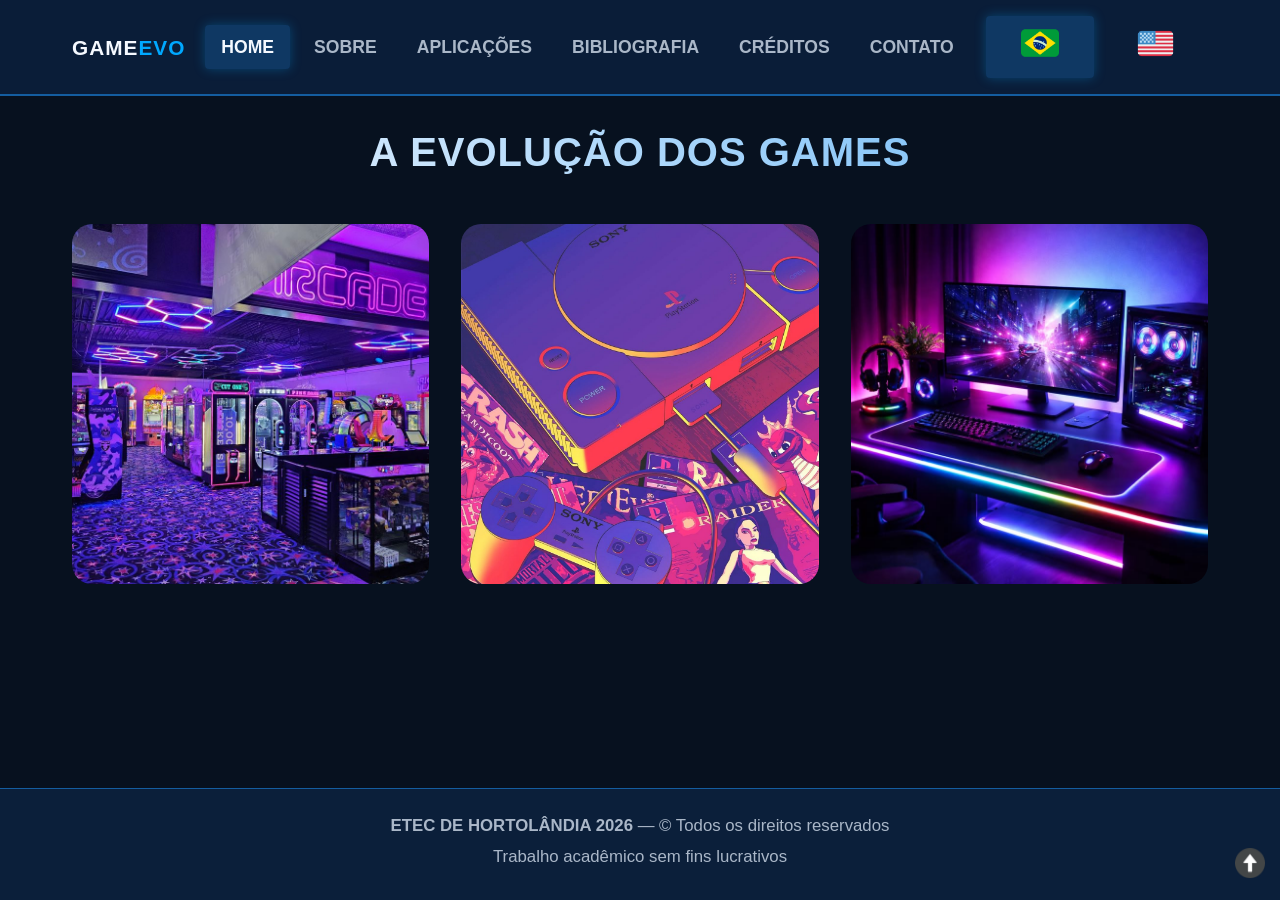
<file: index.html>
<!DOCTYPE html>
<html lang="pt-BR">

<head>
    <meta charset="UTF-8">
    <meta name="viewport" content="width=device-width, initial-scale=1.0">
    <title>A Evolução dos Games - Home</title>
    <link rel="icon" type="image/jpg" href="portasopen2.0/img/icon.jpg">
    <link rel="stylesheet" href="portasopen2.0/style.css">
</head>

<body>
    <header>
        <div class="nav-container">
            <a style="margin-right: 20px;" href="index.html" class="logo">GAME<span>EVO</span></a>
            <nav>
                <ul class="nav-menu">
                    <li><a href="index.html" class="nav-link active">Home</a></li>
                    <li><a href="portasopen2.0/pt/sobre.html" class="nav-link">Sobre</a></li>
                    <li><a href="portasopen2.0/pt/aplicacoes.html" class="nav-link">Aplicações</a></li>
                    <li><a href="portasopen2.0/pt/bibliografia.html" class="nav-link">Bibliografia</a></li>
                    <li class="dropdown">
                        <a href="#" class="nav-link">Créditos</a>
                        <ul class="dropdown-menu">

                            <li><a href="portasopen2.0/pt/orientadores.html">Orientadores</a></li>
                            <li><a href="portasopen2.0/pt/desenvolvedores.html">Desenvolvedores</a></li>
                        </ul>
                    </li>
                    <li><a href="portasopen2.0/pt/contato.html" class="nav-link">Contato</a></li>
                    <li></li>
                    <li class="lang"><a href="#" class="nav-link active"><img src="portasopen2.0/img/pt.webp"
                                width="50%"></a></li>
                    <li class="lang"><a href="portasopen2.0/en/index.html" class="nav-link"><img
                                src="portasopen2.0/img/en.png" width="50%"></a></li>
                </ul>

            </nav>
            <button class="menu-toggle" aria-label="Abrir menu">
                <span></span>
                <span></span>
                <span></span>
            </button>
        </div>
    </header>
    <main>
        <h1>A EVOLUÇÃO DOS GAMES</h1>

        <div class="grid-container">

            <img src="portasopen2.0/img/arcade.jpg" width="360" height="360">
            <img src="portasopen2.0/img/console.jpg" width="360" height="360">
            <img src="portasopen2.0/img/computador.jpg" width="360" height="360">
        </div>
    </main>
    <footer>
        <a class="ancora" href="#"><img src="portasopen2.0/img/seta.png" width="30" height="30"></a>
        <p><strong>ETEC DE HORTOLÂNDIA 2026</strong> — © Todos os direitos reservados</p>
        <p>Trabalho acadêmico sem fins lucrativos</p>
    </footer>

    <script>
        document.querySelector('.menu-toggle').addEventListener('click', () => {
            document.querySelector('.menu-toggle').classList.toggle('active');
            document.querySelector('.nav-menu').classList.toggle('active');
        });
    </script>
</body>

</html>
</file>
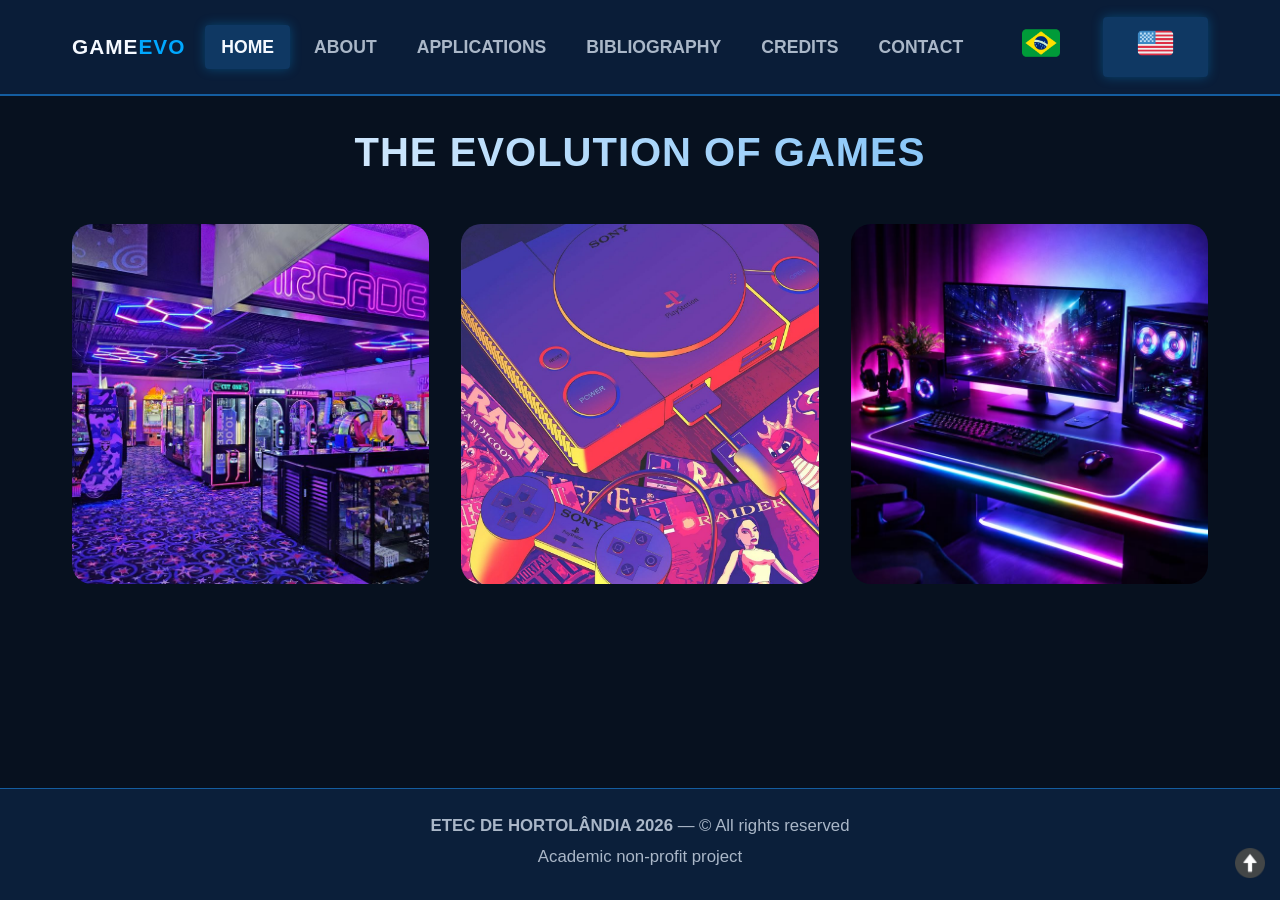
<file: portasopen2.0/en/index.html>
<!DOCTYPE html>
<html lang="en">

<head>
    <meta charset="UTF-8">
    <meta name="viewport" content="width=device-width, initial-scale=1.0">
    <title>The Evolution of Games - Home</title>
    <link rel="icon" type="image/jpg" href="../img/icon.jpg">
    <link rel="stylesheet" href="../style.css">
</head>

<body>
    <header>
        <div class="nav-container">
            <a style="margin-right: 20px;" href="#" class="logo">GAME<span>EVO</span></a>
            <nav>
                <ul class="nav-menu">
                    <li>
                        <a href="#" class="nav-link active">Home</a>
                    </li>
                    <li>
                        <a href="sobre.html" class="nav-link">About</a>
                    </li>
                    <li>
                        <a href="aplicacoes.html" class="nav-link">Applications</a>
                    </li>
                    <li>
                        <a href="bibliografia.html" class="nav-link">Bibliography</a>
                    </li>
                    <li class="dropdown">
                        <a href="#" class="nav-link">Credits</a>
                        <ul class="dropdown-menu">
                            <li>
                                <a href="orientadores.html">Advisors</a>
                            </li>
                            <li>
                                <a href="desenvolvedores.html">Developers</a>
                            </li>
                        </ul>
                    </li>
                    <li>
                        <a href="contato.html" class="nav-link">Contact</a>
                    </li>
                    <li class="lang">
                        <a href="../../index.html" class="nav-link">
                            <img src="../img/pt.webp" width="50%"></a>
                    </li>
                    <li class="lang">
                        <a href="#" class="nav-link active">
                            <img src="../img/en.png" width="50%"></a>
                    </li>
                </ul>
            </nav>
            <button class="menu-toggle" aria-label="Abrir menu">
                <span></span>
                <span></span>
                <span></span>
            </button>
        </div>
    </header>
    <main>
        <h1>THE EVOLUTION OF GAMES</h1>
        <div class="grid-container">
            <img src="../img/arcade.jpg" width="360" height="360">
            <img src="../img/console.jpg" width="360" height="360">
            <img src="../img/computador.jpg" width="360" height="360">
        </div>
    </main>
    <footer>
        <a class="ancora" href="#"><img src="../img/seta.png" width="30" height="30"></a>
        <p><strong>ETEC DE HORTOLÂNDIA 2026</strong> — © All rights reserved</p>
        <p>Academic non-profit project</p>
    </footer>
    <script>
        document.querySelector('.menu-toggle').addEventListener('click', () => {
            document.querySelector('.menu-toggle').classList.toggle('active');
            document.querySelector('.nav-menu').classList.toggle('active');
        });
    </script>
</body>

</html>
</file>
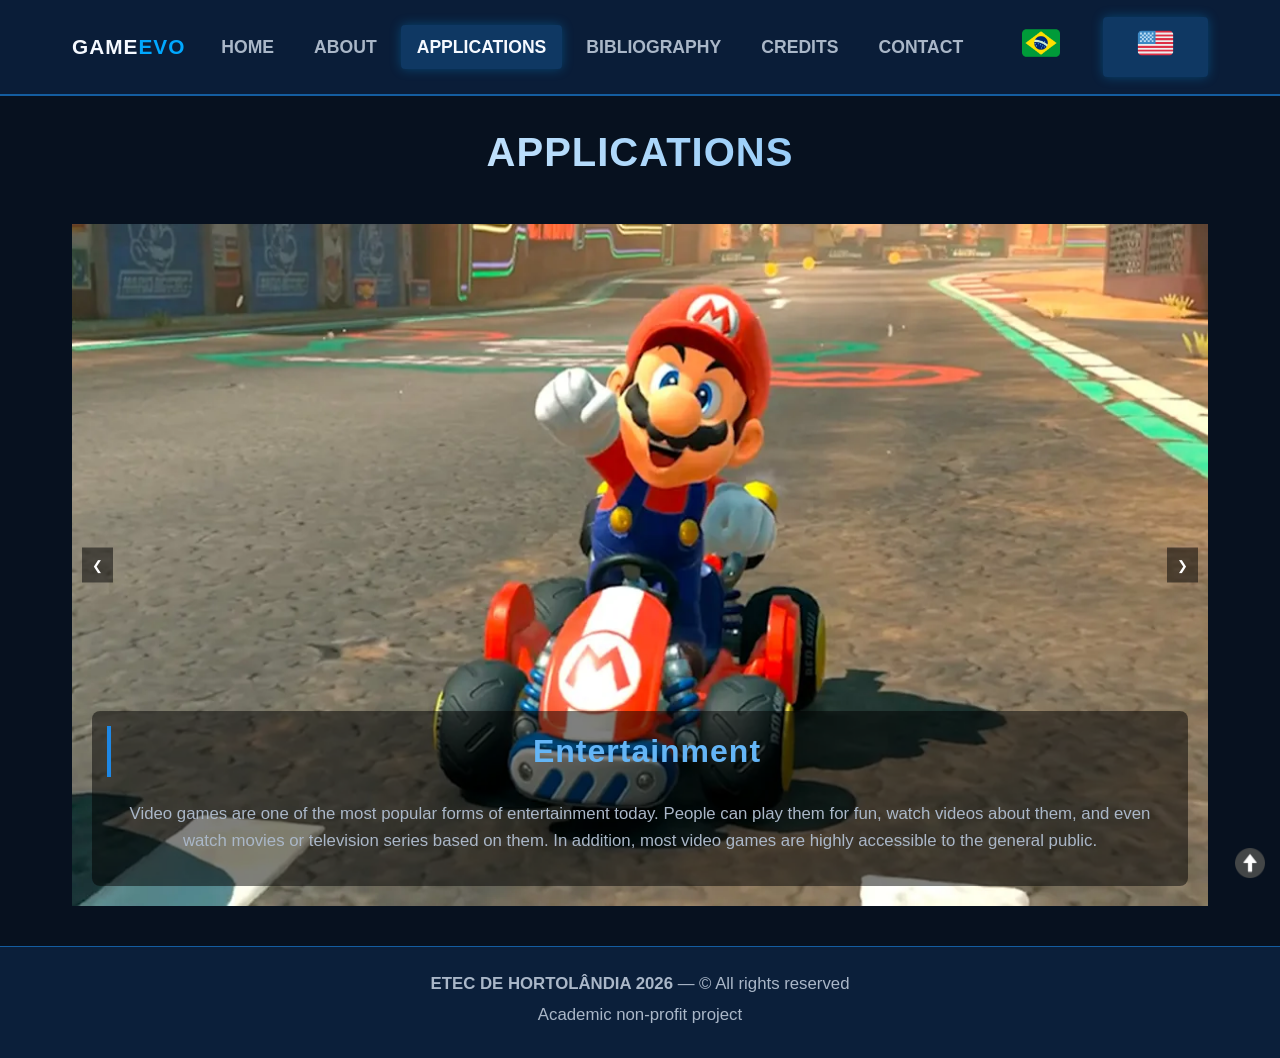
<file: portasopen2.0/en/aplicacoes.html>
<!DOCTYPE html>
<html lang="en">

<head>
    <meta charset="UTF-8">
    <meta name="viewport" content="width=device-width, initial-scale=1.0">
    <title>The Evolution of Games - Applications</title>
    <link rel="icon" type="image/jpg" href="../img/icon.jpg">
    <link rel="stylesheet" href="../style.css">
</head>

<body>
    <header>
        <div class="nav-container">
            <a style="margin-right: 20px;" href="index.html" class="logo">GAME<span>EVO</span></a>
            <nav>
                <ul class="nav-menu">
                    <li>
                        <a href="index.html" class="nav-link">Home</a>
                    </li>
                    <li>
                        <a href="sobre.html" class="nav-link">About</a>
                    </li>
                    <li>
                        <a href="#" class="nav-link active">Applications</a>
                    </li>
                    <li>
                        <a href="bibliografia.html" class="nav-link">Bibliography</a>
                    </li>
                    <li class="dropdown">
                        <a href="#" class="nav-link">Credits</a>
                        <ul class="dropdown-menu">
                            <li>
                                <a href="orientadores.html">Advisors</a>
                            </li>
                            <li>
                                <a href="desenvolvedores.html">Developers</a>
                            </li>
                        </ul>
                    </li>
                    <li>
                        <a href="contato.html" class="nav-link">Contact</a>
                    </li>
                    <li class="lang">
                        <a href="../pt/aplicacoes.html" class="nav-link">
                            <img src="../img/pt.webp" width="50%"></a>
                    </li>
                    <li class="lang">
                        <a href="#" class="nav-link active">
                            <img src="../img/en.png" width="50%"></a>
                    </li>
                </ul>
            </nav>
            <button class="menu-toggle" aria-label="Abrir menu">
                <span></span>
                <span></span>
                <span></span>
            </button>
        </div>
    </header>

    <main>
        <h1>APPLICATIONS</h1>
        <div class="carousel">
            <div class="carousel-inner">
                <div class="carousel-item active">
                    <img src="../img/mariokart.webp" alt="Descrição da imagem 1">
                    <div class="carousel-caption">
                        <h2>Entertainment</h2>
                        <p>Video games are one of the most popular forms of entertainment today. People can play them
                            for fun, watch videos about them, and even watch movies or television series based on them.
                            In addition, most video games are highly accessible to the general public.</p>
                    </div>
                </div>
                <div class="carousel-item">
                    <img src="../img/mineeducation.avif" alt="Descrição da imagem 2">
                    <div class="carousel-caption">
                        <h2>Education</h2>
                        <p>Video games can contribute to education because they can serve as tools for cognitive
                            development, stimulating logical reasoning, creativity, and problem-solving skills. They can
                            also promote social skills, as many games encourage cooperation and respect for rules.
                            Furthermore, games can increase engagement, as they can overcome resistance to difficult
                            subjects and capture the audience's attention in a natural way. There are also many games
                            specifically designed to teach and reinforce school-related content.</p>
                    </div>
                </div>
                <div class="carousel-item">
                    <img src="../img/interacao.jpg" alt="Descrição da imagem 2">
                    <div class="carousel-caption">
                        <h2>Interaction</h2>
                        <p>Many video games offer multiplayer options, allowing players to interact with others from all
                            around the world through online platforms or to play locally with several friends in the
                            same place, for example. In this type of game, players can either cooperate with one another
                            or compete against other people.</p>
                    </div>
                </div>
            </div>
            <button class="carousel-control prev" onclick="mudarSlide(-1)">❮</button>
            <button class="carousel-control next" onclick="mudarSlide(1)">❯</button>
        </div>
    </main>
    <script>
        let indexAtual = 0;

        function mudarSlide(direcao) {
            const itens = document.querySelectorAll('.carousel-item');
            indexAtual += direcao;

            if (indexAtual >= itens.length) {
                indexAtual = 0;
            }
            if (indexAtual < 0) {
                indexAtual = itens.length - 1;
            }

            const deslocamento = -indexAtual * 100;
            document.querySelector('.carousel-inner').style.transform = `translateX(${deslocamento}%)`;
        }
    </script>
    <footer>
        <a class="ancora" href="#"><img src="../img/seta.png" width="30" height="30"></a>
        <p><strong>ETEC DE HORTOLÂNDIA 2026</strong> — © All rights reserved</p>
        <p>Academic non-profit project</p>
    </footer>
    <script>
        document.querySelector('.menu-toggle').addEventListener('click', () => {
            document.querySelector('.menu-toggle').classList.toggle('active');
            document.querySelector('.nav-menu').classList.toggle('active');
        });
    </script>
</body>

</html>
</file>
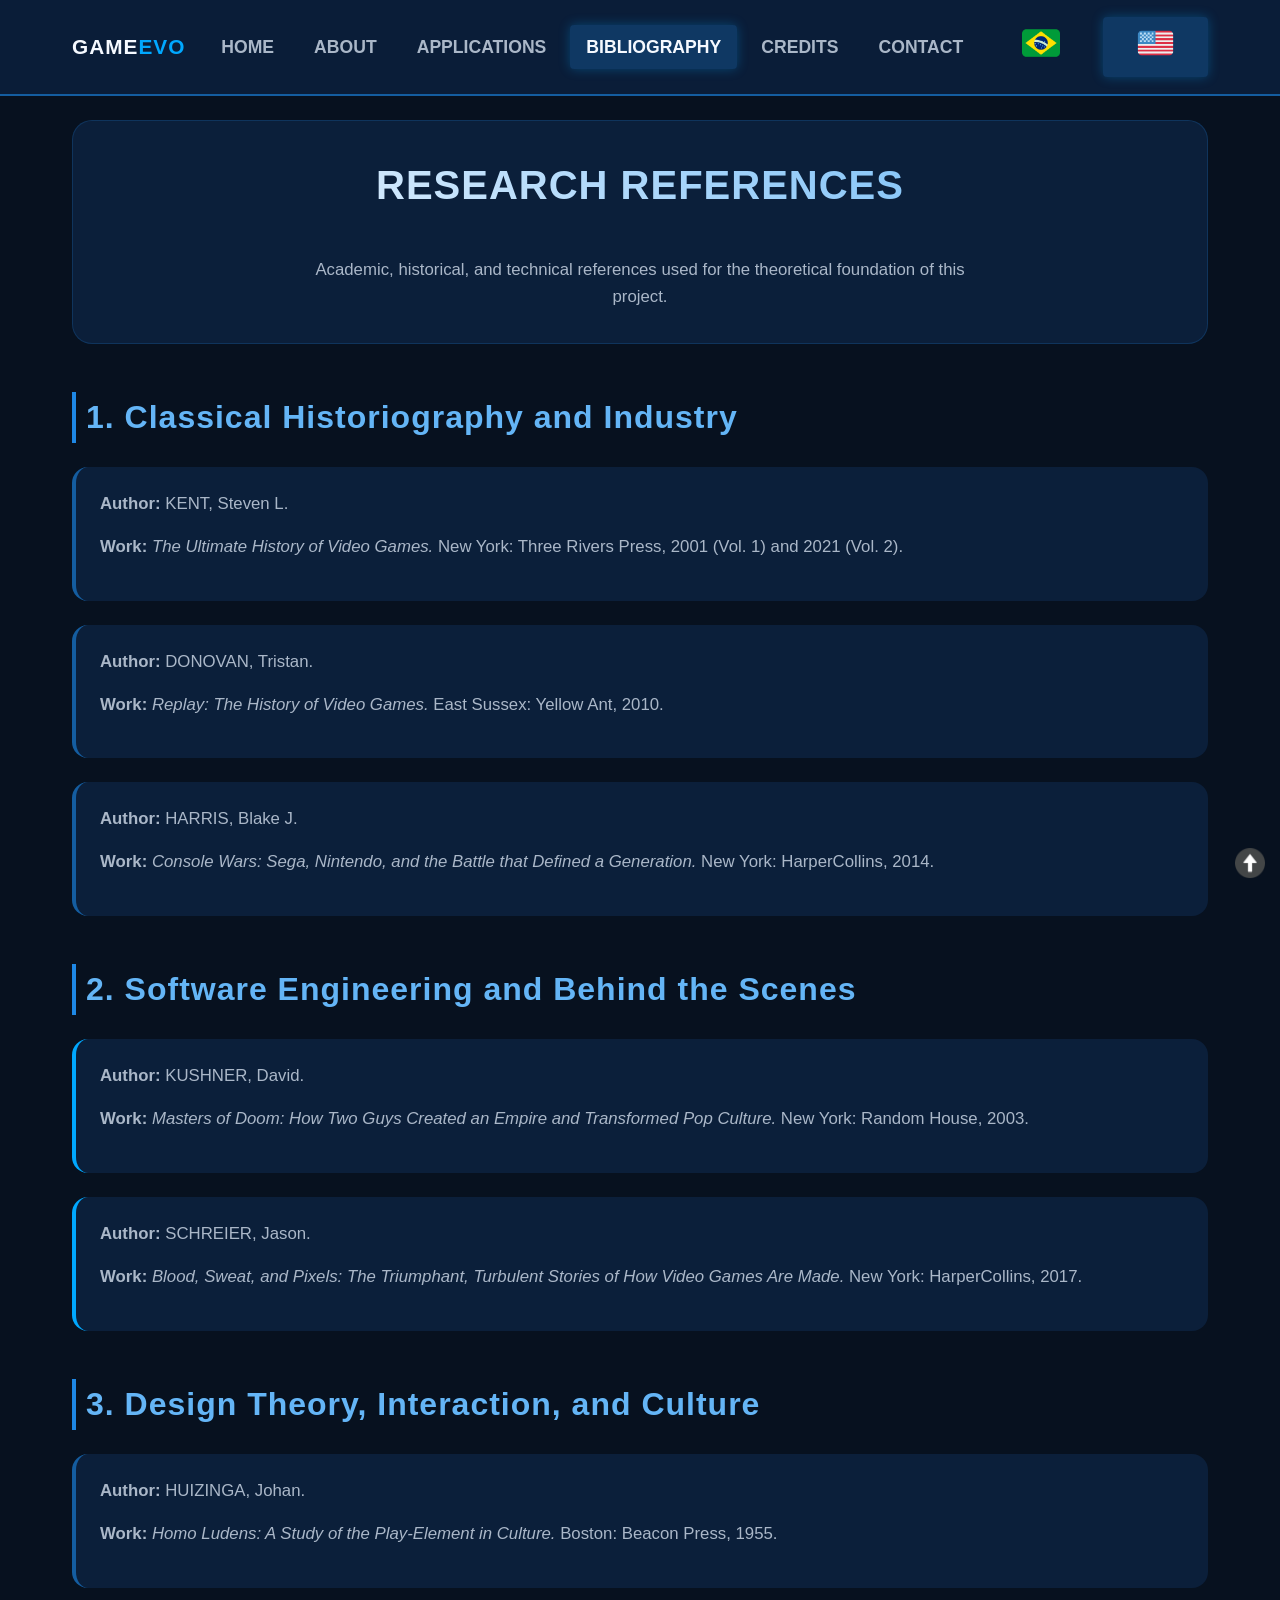
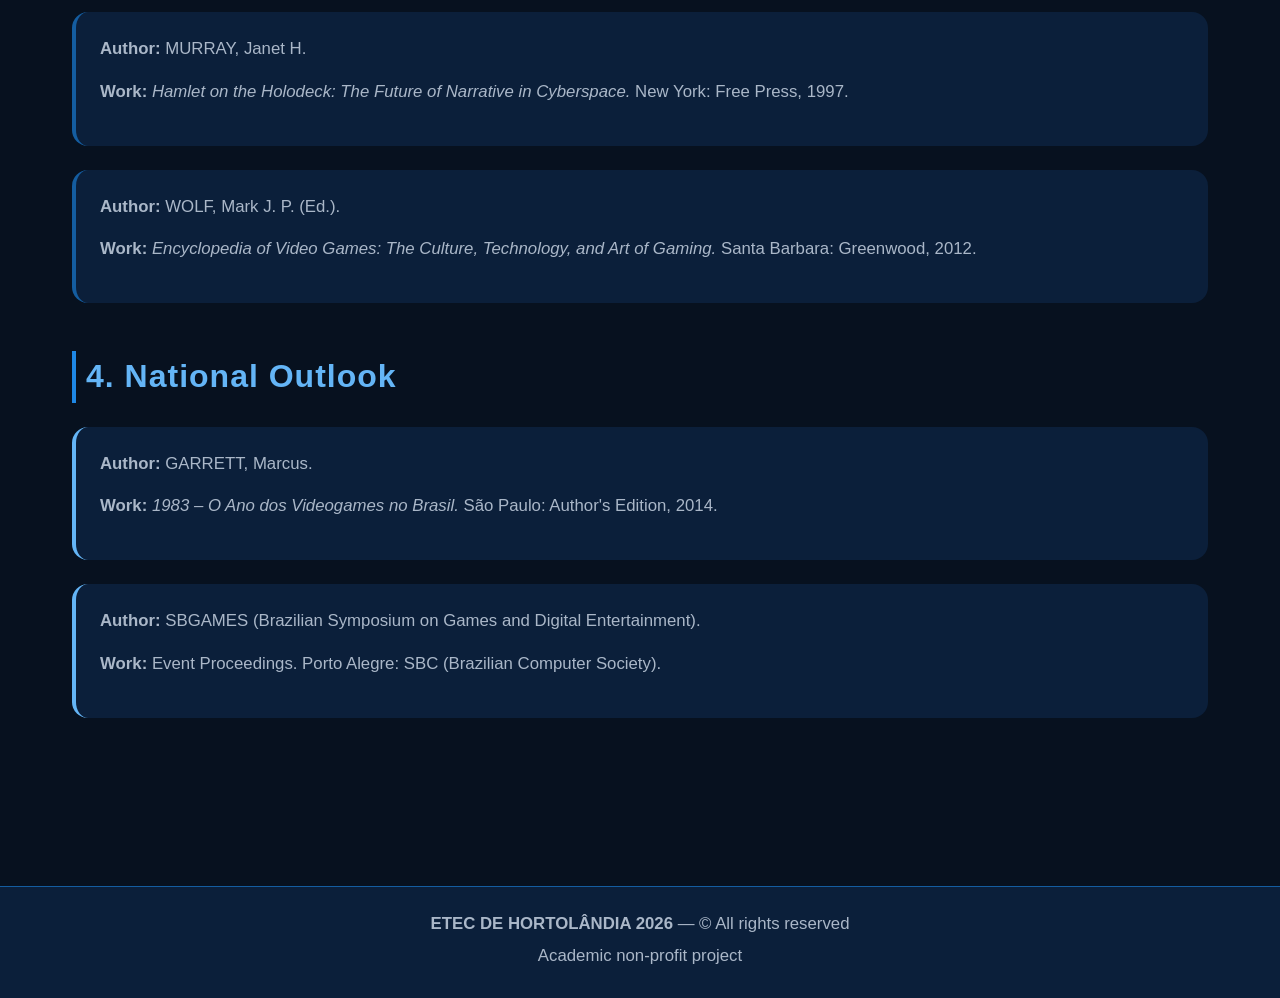
<file: portasopen2.0/en/bibliografia.html>
<!DOCTYPE html>
<html lang="en">

<head>
    <meta charset="UTF-8">
    <meta name="viewport" content="width=device-width, initial-scale=1.0">
    <title>The Evolution of Games - Bibliography</title>
    <link rel="icon" type="image/jpg" href="../img/icon.jpg">
    <link rel="stylesheet" href="../style.css">
</head>

<body>
    <header>
        <div class="nav-container">
            <a style="margin-right: 20px;" href="index.html" class="logo">GAME<span>EVO</span></a>
            <nav>
                <ul class="nav-menu">
                    <li>
                        <a href="index.html" class="nav-link">Home</a>
                    </li>
                    <li>
                        <a href="sobre.html" class="nav-link">About</a>
                    </li>
                    <li>
                        <a href="aplicacoes.html" class="nav-link">Applications</a>
                    </li>
                    <li>
                        <a href="#" class="nav-link active">Bibliography</a>
                    </li>
                    <li class="dropdown">
                        <a href="#" class="nav-link">Credits</a>
                        <ul class="dropdown-menu">
                            <li>
                                <a href="orientadores.html">Advisors</a>
                            </li>
                            <li>
                                <a href="desenvolvedores.html">Developers</a>
                            </li>
                        </ul>
                    </li>
                    <li>
                        <a href="contato.html" class="nav-link">Contact</a>
                    </li>
                    <li class="lang">
                        <a href="../pt/bibliografia.html" class="nav-link">
                            <img src="../img/pt.webp" width="50%"></a>
                    </li>
                    <li class="lang">
                        <a href="#" class="nav-link active">
                            <img src="../img/en.png" width="50%"></a>
                    </li>
                </ul>
            </nav>
            <button class="menu-toggle" aria-label="Abrir menu">
                <span></span>
                <span></span>
                <span></span>
            </button>
        </div>
    </header>

    <main>
        <div class="p-box"
            style="background: var(--azul-escuro); padding: 2rem; border-radius: 20px; border: 1px solid rgba(30, 136, 229, 0.2); margin-bottom: 3rem;">
            <h1>RESEARCH REFERENCES</h1>
            <p style="text-align: center; max-width: 700px; margin: 0 auto;">Academic, historical, and technical
                references used for the theoretical foundation of this project.</p>
        </div>

        <h2 style="margin-bottom: 1.5rem;">1. Classical Historiography and Industry</h2>

        <div class="biblio-block" style="border-radius: 16px; margin-bottom: 1.5rem;">
            <p><strong>Author:</strong> KENT, Steven L.</p>
            <p><strong>Work:</strong> <em>The Ultimate History of Video Games.</em> New York: Three Rivers Press, 2001
                (Vol. 1) and 2021 (Vol. 2).</p>
        </div>

        <div class="biblio-block" style="border-radius: 16px; margin-bottom: 1.5rem;">
            <p><strong>Author:</strong> DONOVAN, Tristan.</p>
            <p><strong>Work:</strong> <em>Replay: The History of Video Games.</em> East Sussex: Yellow Ant, 2010.</p>
        </div>

        <div class="biblio-block" style="border-radius: 16px; margin-bottom: 3rem;">
            <p><strong>Author:</strong> HARRIS, Blake J.</p>
            <p><strong>Work:</strong> <em>Console Wars: Sega, Nintendo, and the Battle that Defined a Generation.</em>
                New York: HarperCollins, 2014.</p>
        </div>

        <h2 style="margin-bottom: 1.5rem;">2. Software Engineering and Behind the Scenes</h2>

        <div class="biblio-block"
            style="border-radius: 16px; margin-bottom: 1.5rem; border-left-color: var(--azul-neon);">
            <p><strong>Author:</strong> KUSHNER, David.</p>
            <p><strong>Work:</strong> <em>Masters of Doom: How Two Guys Created an Empire and Transformed Pop
                    Culture.</em> New York: Random House, 2003.</p>
        </div>

        <div class="biblio-block"
            style="border-radius: 16px; margin-bottom: 3rem; border-left-color: var(--azul-neon);">
            <p><strong>Author:</strong> SCHREIER, Jason.</p>
            <p><strong>Work:</strong> <em>Blood, Sweat, and Pixels: The Triumphant, Turbulent Stories of How Video Games
                    Are Made.</em> New York: HarperCollins, 2017.</p>
        </div>

        <h2 style="margin-bottom: 1.5rem;">3. Design Theory, Interaction, and Culture</h2>

        <div class="biblio-block" style="border-radius: 16px; margin-bottom: 1.5rem;">
            <p><strong>Author:</strong> HUIZINGA, Johan.</p>
            <p><strong>Work:</strong> <em>Homo Ludens: A Study of the Play-Element in Culture.</em> Boston: Beacon
                Press, 1955.</p>
        </div>

        <div class="biblio-block" style="border-radius: 16px; margin-bottom: 1.5rem;">
            <p><strong>Author:</strong> MURRAY, Janet H.</p>
            <p><strong>Work:</strong> <em>Hamlet on the Holodeck: The Future of Narrative in Cyberspace.</em> New York:
                Free Press, 1997.</p>
        </div>

        <div class="biblio-block" style="border-radius: 16px; margin-bottom: 3rem;">
            <p><strong>Author:</strong> WOLF, Mark J. P. (Ed.).</p>
            <p><strong>Work:</strong> <em>Encyclopedia of Video Games: The Culture, Technology, and Art of Gaming.</em>
                Santa Barbara: Greenwood, 2012.</p>
        </div>

        <h2 style="margin-bottom: 1.5rem;">4. National Outlook</h2>

        <div class="biblio-block"
            style="border-radius: 16px; margin-bottom: 1.5rem; border-left-color: var(--azul-claro);">
            <p><strong>Author:</strong> GARRETT, Marcus.</p>
            <p><strong>Work:</strong> <em>1983 – O Ano dos Videogames no Brasil.</em> São Paulo: Author's Edition, 2014.
            </p>
        </div>

        <div class="biblio-block"
            style="border-radius: 16px; margin-bottom: 3rem; border-left-color: var(--azul-claro);">
            <p><strong>Author:</strong> SBGAMES (Brazilian Symposium on Games and Digital Entertainment).</p>
            <p><strong>Work:</strong> Event Proceedings. Porto Alegre: SBC (Brazilian Computer Society).</p>
        </div>
    </main>

    <footer style="margin-top: 5rem;">
        <a class="ancora" href="#"><img src="../img/seta.png" width="30" height="30"></a>
        <p><strong>ETEC DE HORTOLÂNDIA 2026</strong> — © All rights reserved</p>
        <p>Academic non-profit project</p>
    </footer>
    <script>
        document.querySelector('.menu-toggle').addEventListener('click', () => {
            document.querySelector('.menu-toggle').classList.toggle('active');
            document.querySelector('.nav-menu').classList.toggle('active');
        });
    </script>
</body>

</html>
</file>
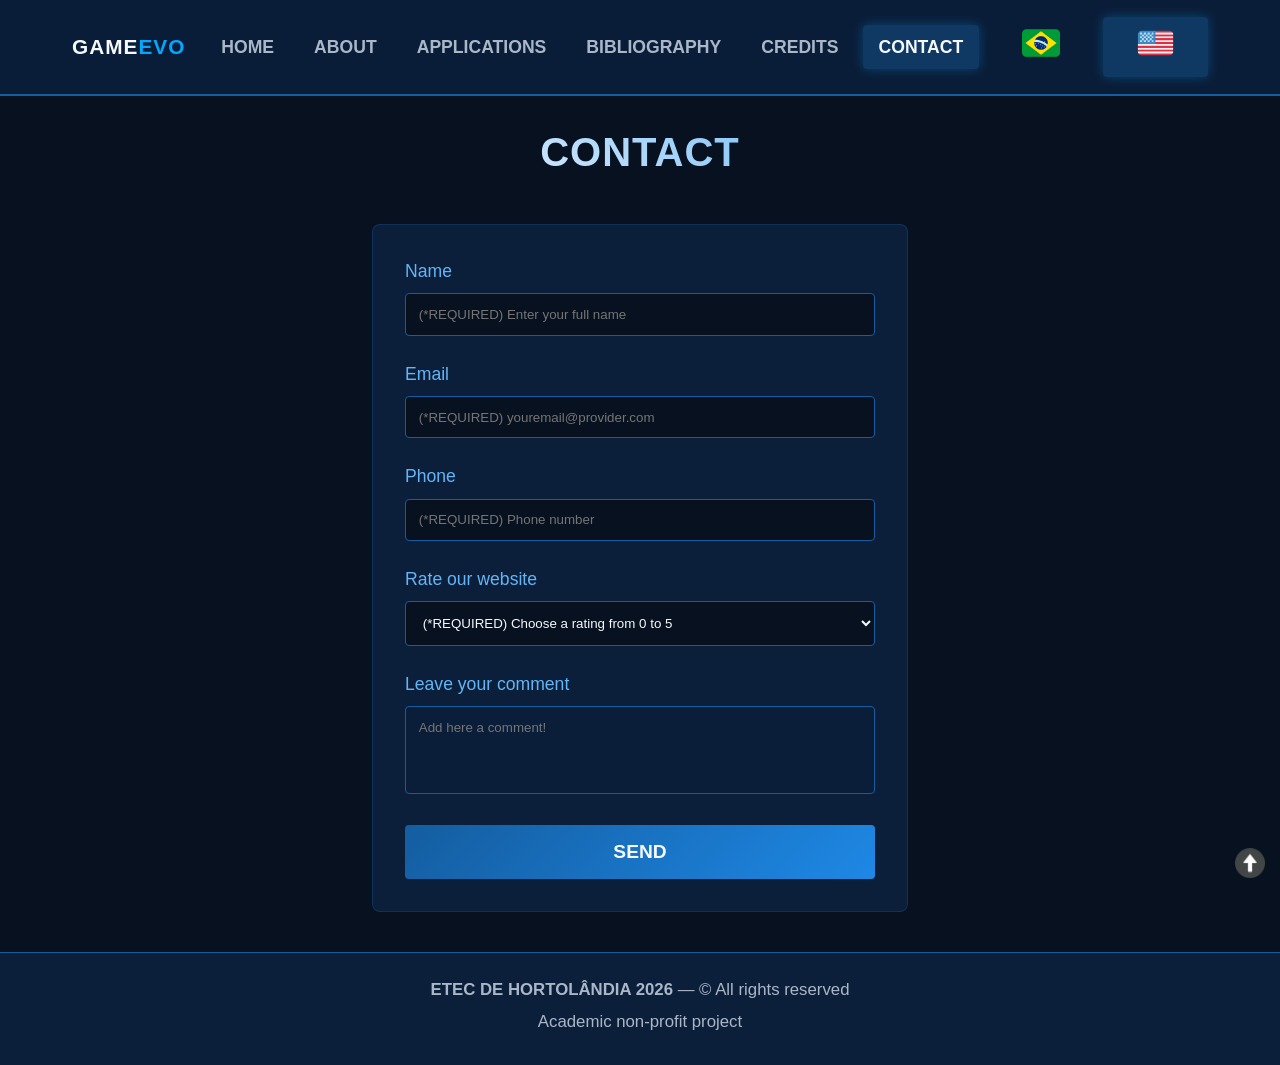
<file: portasopen2.0/en/contato.html>
<!DOCTYPE html>
<html lang="en">

<head>
    <meta charset="UTF-8">
    <meta name="viewport" content="width=device-width, initial-scale=1.0">
    <title>The Evolution of Games - Contact</title>
    <link rel="icon" type="image/jpg" href="../img/icon.jpg">
    <link rel="stylesheet" href="../style.css">
</head>

<body>
    <header>
        <div class="nav-container">
            <a style="margin-right: 20px;" href="index.html" class="logo">GAME<span>EVO</span></a>
            <nav>
                <ul class="nav-menu">
                    <li>
                        <a href="index.html" class="nav-link">Home</a>
                    </li>
                    <li>
                        <a href="sobre.html" class="nav-link">About</a>
                    </li>
                    <li>
                        <a href="aplicacoes.html" class="nav-link">Applications</a>
                    </li>
                    <li>
                        <a href="bibliografia.html" class="nav-link">Bibliography</a>
                    </li>
                    <li class="dropdown">
                        <a href="#" class="nav-link">Credits</a>
                        <ul class="dropdown-menu">
                            <li>
                                <a href="orientadores.html">Advisors</a>
                            </li>
                            <li>
                                <a href="desenvolvedores.html">Developers</a>
                            </li>
                        </ul>
                    </li>
                    <li>
                        <a href="#" class="nav-link active">Contact</a>
                    </li>
                    <li class="lang">
                        <a href="../pt/contato.html" class="nav-link">
                            <img src="../img/pt.webp" width="50%"></a>
                    </li>
                    <li class="lang">
                        <a href="#" class="nav-link active">
                            <img src="../img/en.png" width="50%"></a>
                    </li>
                </ul>
            </nav>
            <button class="menu-toggle" aria-label="Abrir menu">
                <span></span>
                <span></span>
                <span></span>
            </button>
        </div>
    </header>

    <main style="max-width: 600px;">
        <h1>CONTACT</h1>

        <form id="contactForm" onsubmit="return valContato(event)" class="card">
            <div class="form-group">
                <label for="nome">Name</label>
                <input type="text" id="nome" class="form-control" required placeholder="(*REQUIRED) Enter your full name"
                    pattern="^[a-zA-ZáàâãéèêíïóôõöúçñÁÀÂÃÉÈÊÍÏÓÔÕÖÚÇÑ\s]+$">
            </div>

            <div class="form-group">
                <label for="email">Email</label>
                <input type="email" id="email" class="form-control" required placeholder="(*REQUIRED) youremail@provider.com">
            </div>

            <div class="form-group">
                <label for="telefone">Phone</label>
                <input type="tel" id="telefone" class="form-control" required pattern="[0-9\s\-\(\)\+]{10,15}"
                    placeholder="(*REQUIRED) Phone number">
            </div>

            <div class="form-group">
                <label for="avaliacao">Rate our website</label>
                <select id="avaliacao" class="form-control" required style="background-color: var(--azul-profundo);">
                    <option value="" disabled selected>(*REQUIRED) Choose a rating from 0 to 5</option>
                    <option value="0">0</option>
                    <option value="1">1</option>
                    <option value="2">2</option>
                    <option value="3">3</option>
                    <option value="4">4</option>
                    <option value="5">5</option>
                </select>
            </div>

            <div class="form-group">
                <label for="comentario">Leave your comment</label>
                <textarea id="comentario" class="form-control" rows="4" placeholder="Add here a comment!"></textarea>
            </div>

            <button type="submit" class="btn-submit">Send</button>
        </form>
    </main>
    <footer>
        <a class="ancora" href="#"><img src="../img/seta.png" width="30" height="30"></a>
        <p><strong>ETEC DE HORTOLÂNDIA 2026</strong> — © All rights reserved</p>
        <p>Academic non-profit project</p>
    </footer>
    <script>
        function valContato(e) {
            e.preventDefault();
            const n = document.getElementById('nome').value;
            const a = document.getElementById('avaliacao').value;
            if (n.trim().length < 3) {
                alert('Please enter your full name.');
                return false;
            }
            alert('Thank you, ' + n + '! Your ' + a + '/5 rating was successfully submitted.');
            document.getElementById('contactForm').reset();
            return true;
        }
    </script>
    <script>
        document.querySelector('.menu-toggle').addEventListener('click', () => {
            document.querySelector('.menu-toggle').classList.toggle('active');
            document.querySelector('.nav-menu').classList.toggle('active');
        });
    </script>
</body>

</html>
</file>
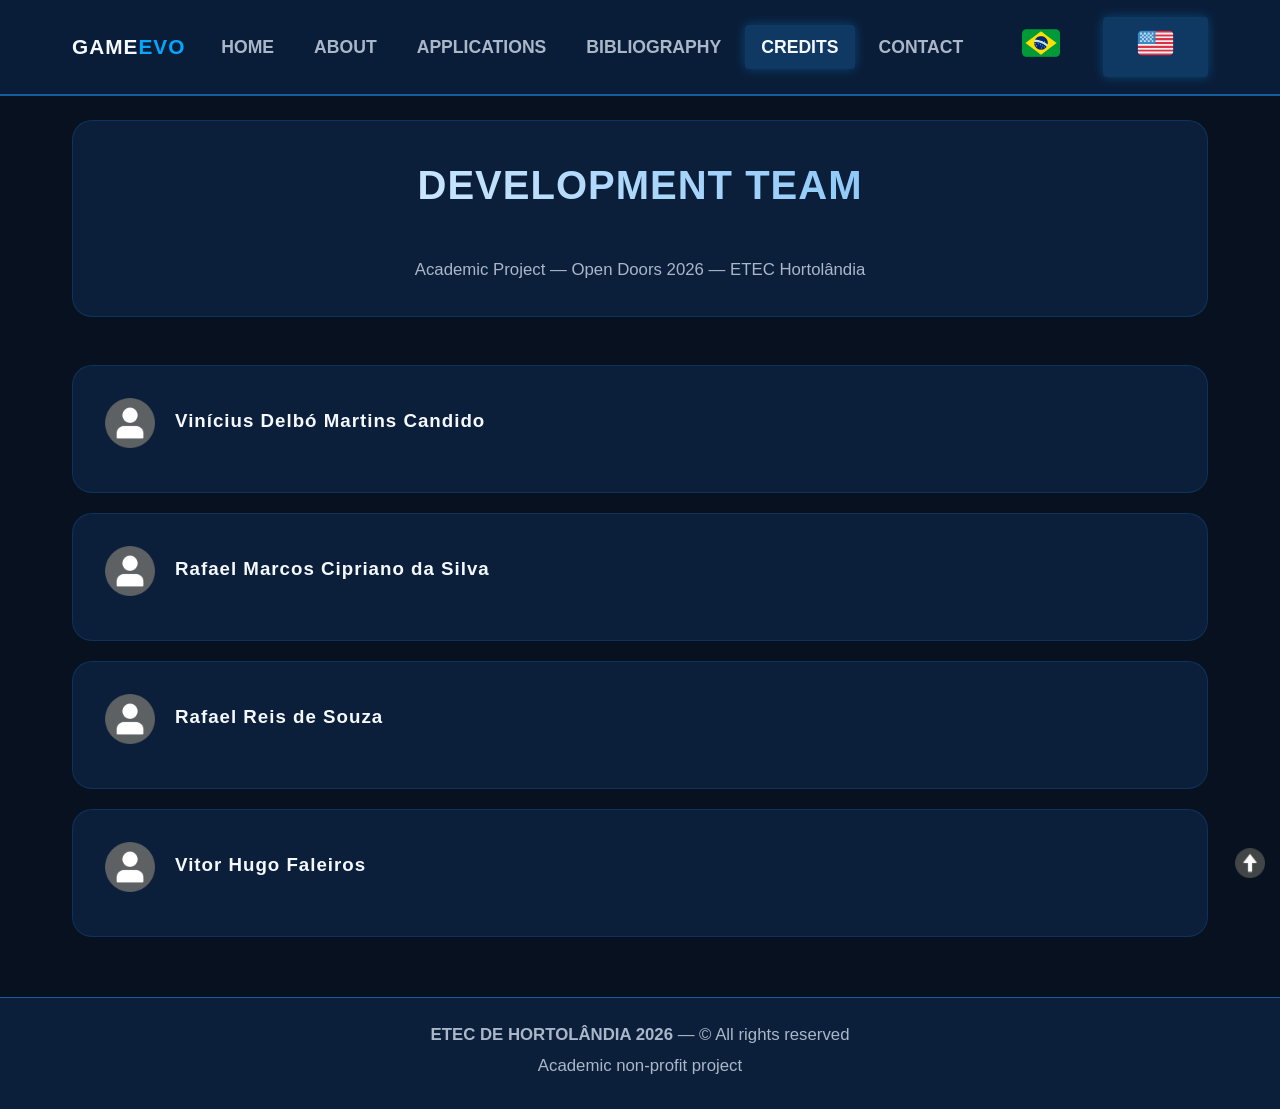
<file: portasopen2.0/en/desenvolvedores.html>
<!DOCTYPE html>
<html lang="en">

<head>
    <meta charset="UTF-8">
    <meta name="viewport" content="width=device-width, initial-scale=1.0">
    <title>Credits - Developers</title>
    <link rel="icon" type="image/jpg" href="../img/icon.jpg">
    <link rel="stylesheet" href="../style.css">
</head>

<body>
    <header>
        <div class="nav-container">
            <a style="margin-right: 20px;" href="index.html" class="logo">GAME<span>EVO</span></a>
            <nav>
                <ul class="nav-menu">
                    <li>
                        <a href="index.html" class="nav-link">Home</a>
                    </li>
                    <li>
                        <a href="sobre.html" class="nav-link">About</a>
                    </li>
                    <li>
                        <a href="aplicacoes.html" class="nav-link">Applications</a>
                    </li>
                    <li>
                        <a href="bibliografia.html" class="nav-link">Bibliography</a>
                    </li>
                    <li class="dropdown">
                        <a href="#" class="nav-link active">Credits</a>
                        <ul class="dropdown-menu">
                            <li>
                                <a href="orientadores.html">Advisors</a>
                            </li>
                            <li>
                                <a href="#">Developers</a>
                            </li>
                        </ul>
                    </li>
                    <li>
                        <a href="contato.html" class="nav-link">Contact</a>
                    </li>
                    <li class="lang">
                        <a href="../pt/desenvolvedores.html" class="nav-link">
                            <img src="../img/pt.webp" width="50%"></a>
                    </li>
                    <li class="lang">
                        <a href="#" class="nav-link active">
                            <img src="../img/en.png" width="50%"></a>
                    </li>
                </ul>
            </nav>
            <button class="menu-toggle" aria-label="Abrir menu">
                <span></span>
                <span></span>
                <span></span>
            </button>
        </div>
    </header>

    <main>
        <div class="p-box"
            style="background: var(--azul-escuro); padding: 2rem; border-radius: 20px; border: 1px solid rgba(30, 136, 229, 0.2); margin-bottom: 3rem;">
            <h1>DEVELOPMENT TEAM</h1>
            <p style="text-align: center; max-width: 700px; margin: 0 auto;">Academic Project — Open Doors 2026 — ETEC
                Hortolândia</p>
        </div>


        <div class="card-des" style="border-radius: 20px; text-align: center;">
            <div style="font-size: 3rem; margin-bottom: 0.5rem;"><img class="des" src="../img/icone.png" width="50"
                    height="50">
            </div>
            <h3 class="des">Vinícius Delbó Martins Candido</h2>
        </div>

        <div class="card-des" style="border-radius: 20px; text-align: center;">
            <div style="font-size: 3rem; margin-bottom: 0.5rem; "><img class="des" src="../img/icone.png" width="50"
                    height="50">
            </div>
            <h3 class="des">Rafael Marcos Cipriano da Silva</h2>
        </div>

        <div class="card-des" style="border-radius: 20px; text-align: center;">
            <div style="font-size: 3rem; margin-bottom: 0.5rem;"><img class="des" src="../img/icone.png" width="50"
                    height="50">
            </div>
            <h3 class="des">Rafael Reis de Souza</h2>
        </div>

        <div class="card-des" style="border-radius: 20px; text-align: center;">
            <div style="font-size: 3rem; margin-bottom: 0.5rem;"><img class="des" src="../img/icone.png" width="50"
                    height="50">
            </div>
            <h3 class="des">Vitor Hugo Faleiros</h2>
        </div>

    </main>
    <footer>
        <a class="ancora" href="#"><img src="../img/seta.png" width="30" height="30"></a>
        <p><strong>ETEC DE HORTOLÂNDIA 2026</strong> — © All rights reserved</p>
        <p>Academic non-profit project</p>
    </footer>
    <script>
        document.querySelector('.menu-toggle').addEventListener('click', () => {
            document.querySelector('.menu-toggle').classList.toggle('active');
            document.querySelector('.nav-menu').classList.toggle('active');
        });
    </script>
</body>

</html>
</file>
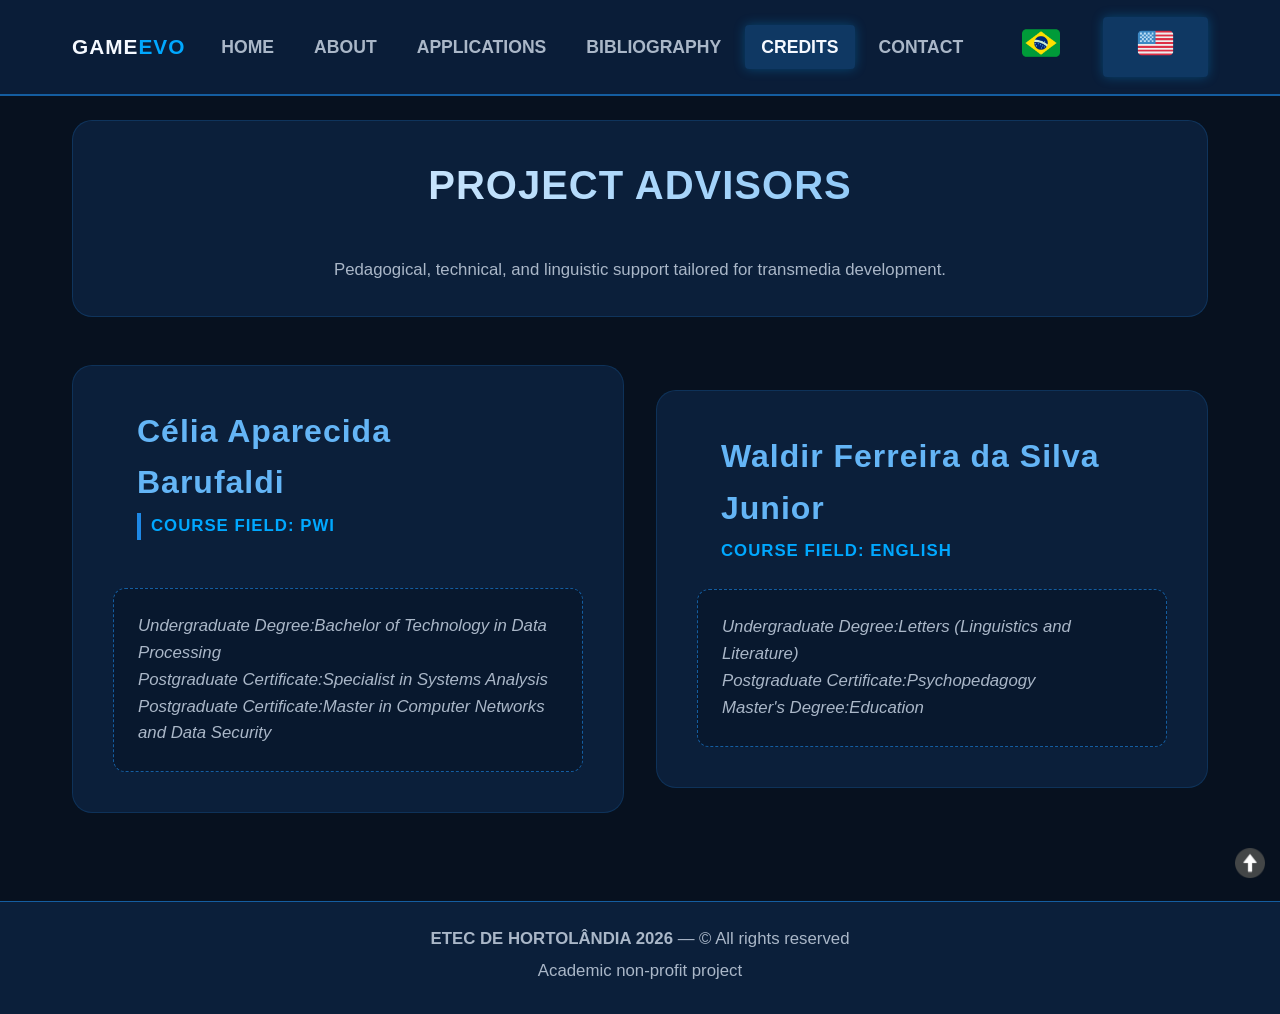
<file: portasopen2.0/en/orientadores.html>
<!DOCTYPE html>
<html lang="en">

<head>
    <meta charset="UTF-8">
    <meta name="viewport" content="width=device-width, initial-scale=1.0">
    <title>Credits - Advisors</title>
    <link rel="icon" type="image/jpg" href="../img/icon.jpg">
    <link rel="stylesheet" href="../style.css">
</head>

<body>
    <header>
        <div class="nav-container">
            <a style="margin-right: 20px;" href="index.html" class="logo">GAME<span>EVO</span></a>
            <nav>
                <ul class="nav-menu">
                    <li>
                        <a href="index.html" class="nav-link">Home</a>
                    </li>
                    <li>
                        <a href="sobre.html" class="nav-link">About</a>
                    </li>
                    <li>
                        <a href="aplicacoes.html" class="nav-link">Applications</a>
                    </li>
                    <li>
                        <a href="bibliografia.html" class="nav-link">Bibliography</a>
                    </li>
                    <li class="dropdown">
                        <a href="#" class="nav-link active">Credits</a>
                        <ul class="dropdown-menu">
                            <li>
                                <a href="#">Advisors</a>
                            </li>
                            <li>
                                <a href="desenvolvedores.html">Developers</a>
                            </li>
                        </ul>
                    </li>
                    <li>
                        <a href="contato.html" class="nav-link">Contact</a>
                    </li>
                    <li class="lang">
                        <a href="../pt/orientadores.html" class="nav-link">
                            <img src="../img/pt.webp" width="50%"></a>
                    </li>
                    <li class="lang">
                        <a href="#" class="nav-link active">
                            <img src="../img/en.png" width="50%"></a>
                    </li>
                </ul>
            </nav>
            <button class="menu-toggle" aria-label="Abrir menu">
                <span></span>
                <span></span>
                <span></span>
            </button>
        </div>
    </header>

    <main>
        <div class="p-box"
            style="background: var(--azul-escuro); padding: 2rem; border-radius: 20px; border: 1px solid rgba(30, 136, 229, 0.2); margin-bottom: 3rem;">
            <h1>PROJECT ADVISORS</h1>
            <p style="text-align: center; max-width: 700px; margin: 0 auto;">Pedagogical, technical, and linguistic
                support tailored for transmedia development.</p>
        </div>
        <div class="grid-container-c"
            style="grid-template-columns: repeat(auto-fit, minmax(450px, 1fr)); margin-bottom: 3rem;">
            <div class="card" style="border-radius: 20px; padding: 2.5rem;">
                <div style="display: flex; align-items: center; gap: 1.5rem; margin-bottom: 1.5rem;">
                    <div style="font-size: 3.5rem;"></div>
                    <div>

                        <h2 style="margin-bottom: 0.3rem; border: none; padding: 0;"> Célia Aparecida<br> Barufaldi<h2/>
                        <p
                            style="font-family: var(--font-sub); color: var(--azul-neon); text-transform: uppercase; margin: 0; font-weight: bold; letter-spacing: 1px;">
                            Course Field: PWI</p>
                    </div>
                </div>
                <div
                    style="border: 1px dashed var(--azul-medio); padding: 1.5rem; border-radius: 12px; background: rgba(7, 17, 31, 0.4);">
                    <p style="margin-bottom: 0; font-style: italic; text-align: left; color: var(--cinza-azulado);">
                        <n>Undergraduate Degree:</n>Bachelor of Technology in Data Processing<br>
                        <n>Postgraduate Certificate:</n>Specialist in Systems Analysis<br>
                        <n>Postgraduate Certificate:</n>Master in Computer Networks and Data Security
                    </p>

                </div>
            </div>
            <div class="card" style="border-radius: 20px; padding: 2.5rem;">
                <div style="display: flex; align-items: center; gap: 1.5rem; margin-bottom: 1.5rem;">
                    <div style="font-size: 3.5rem;"></div>
                    <div>
                        <h2 style="margin-bottom: 0.3rem; border: none; padding: 0;"> Waldir Ferreira da Silva Junior
                        </h2>
                        <p
                            style="font-family: var(--font-sub); color: var(--azul-neon); text-transform: uppercase; margin: 0; font-weight: bold; letter-spacing: 1px;">
                            Course Field: English</p>
                    </div>
                </div>
                <div
                    style="border: 1px dashed var(--azul-medio); padding: 1.5rem; border-radius: 12px; background: rgba(7, 17, 31, 0.4);">
                    <p style="margin-bottom: 0; font-style: italic; text-align: left ;; color: var(--cinza-azulado);">
                       <n>Undergraduate Degree:</n>Letters (Linguistics and Literature)<br>
                        <n>Postgraduate Certificate:</n>Psychopedagogy<br>
                        <n>Master's Degree:</n>Education
                    </p>

                </div>
            </div>
    </main>

    <footer>
        <a class="ancora" href="#"><img src="../img/seta.png" width="30" height="30"></a>
        <p><strong>ETEC DE HORTOLÂNDIA 2026</strong> — © All rights reserved</p>
        <p>Academic non-profit project</p>
    </footer>
    <script>
        document.querySelector('.menu-toggle').addEventListener('click', () => {
            document.querySelector('.menu-toggle').classList.toggle('active');
            document.querySelector('.nav-menu').classList.toggle('active');
        });
    </script>
</body>

</html>
</file>
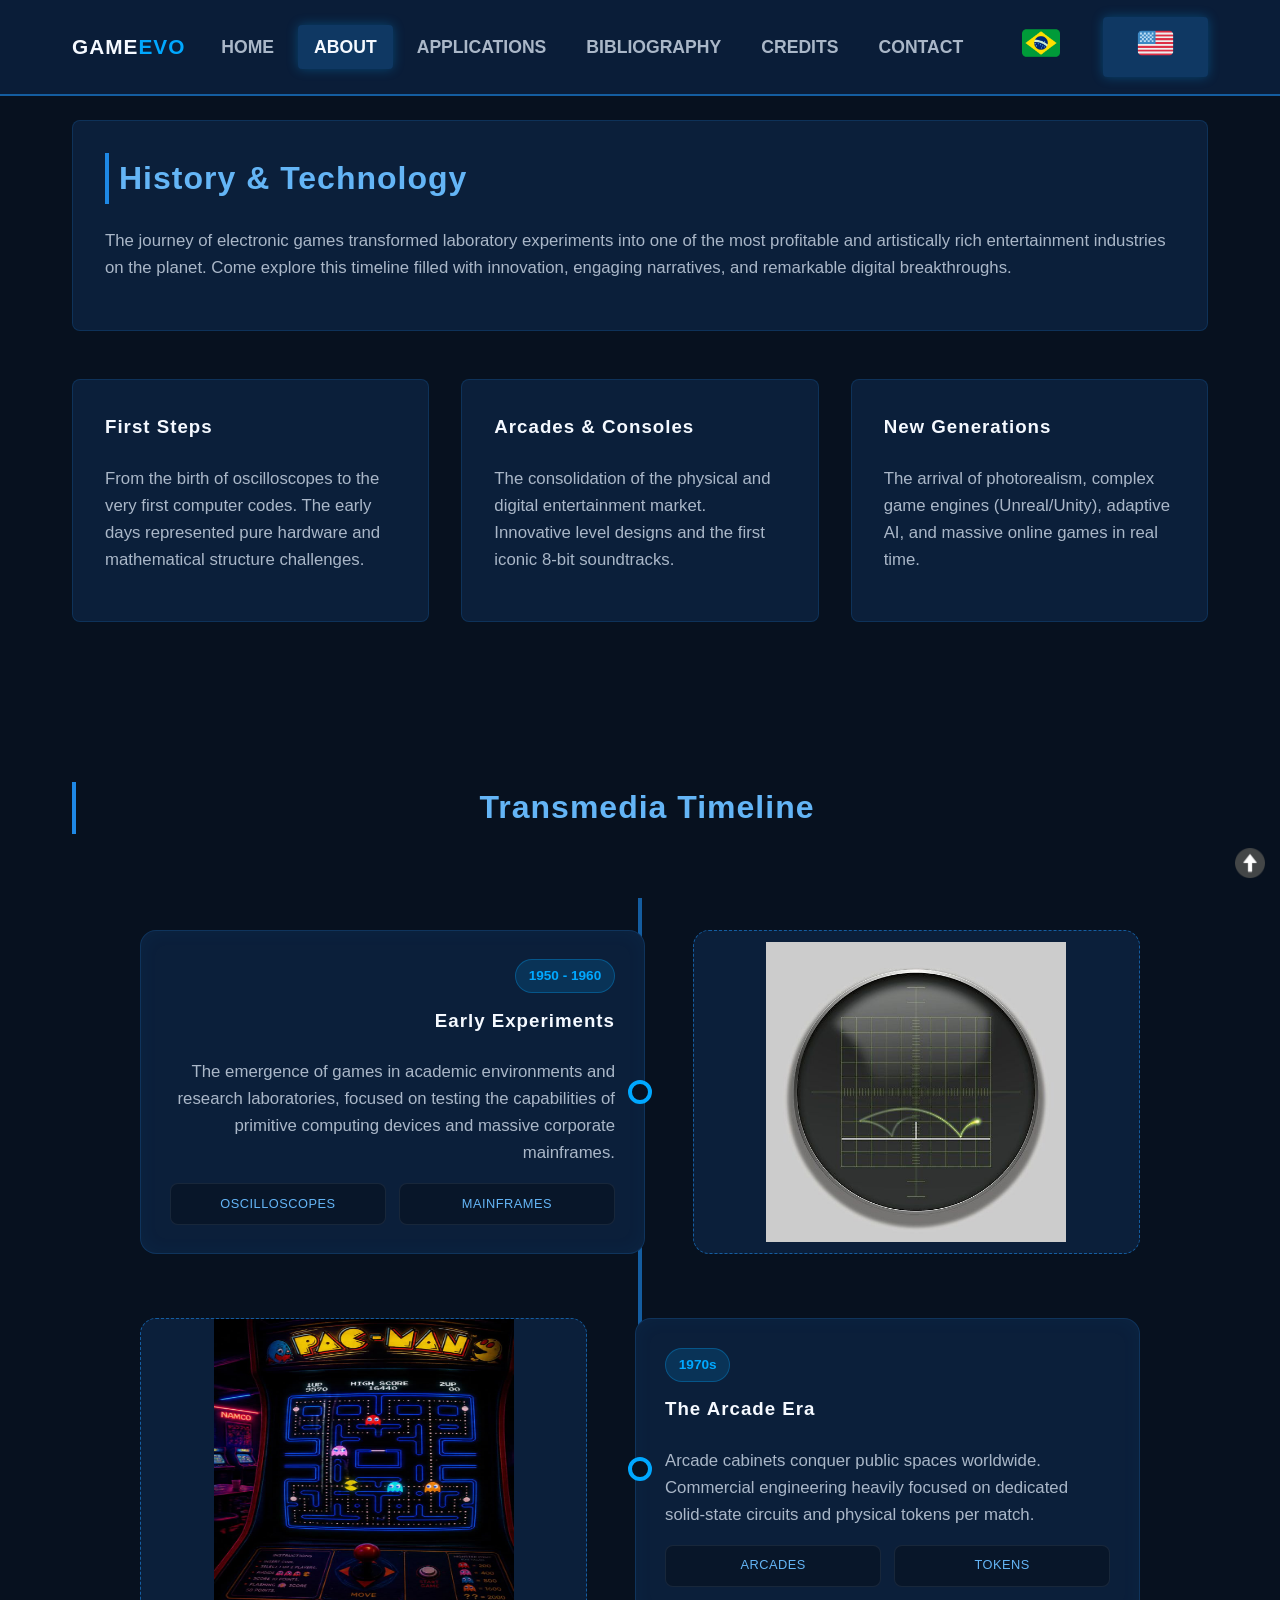
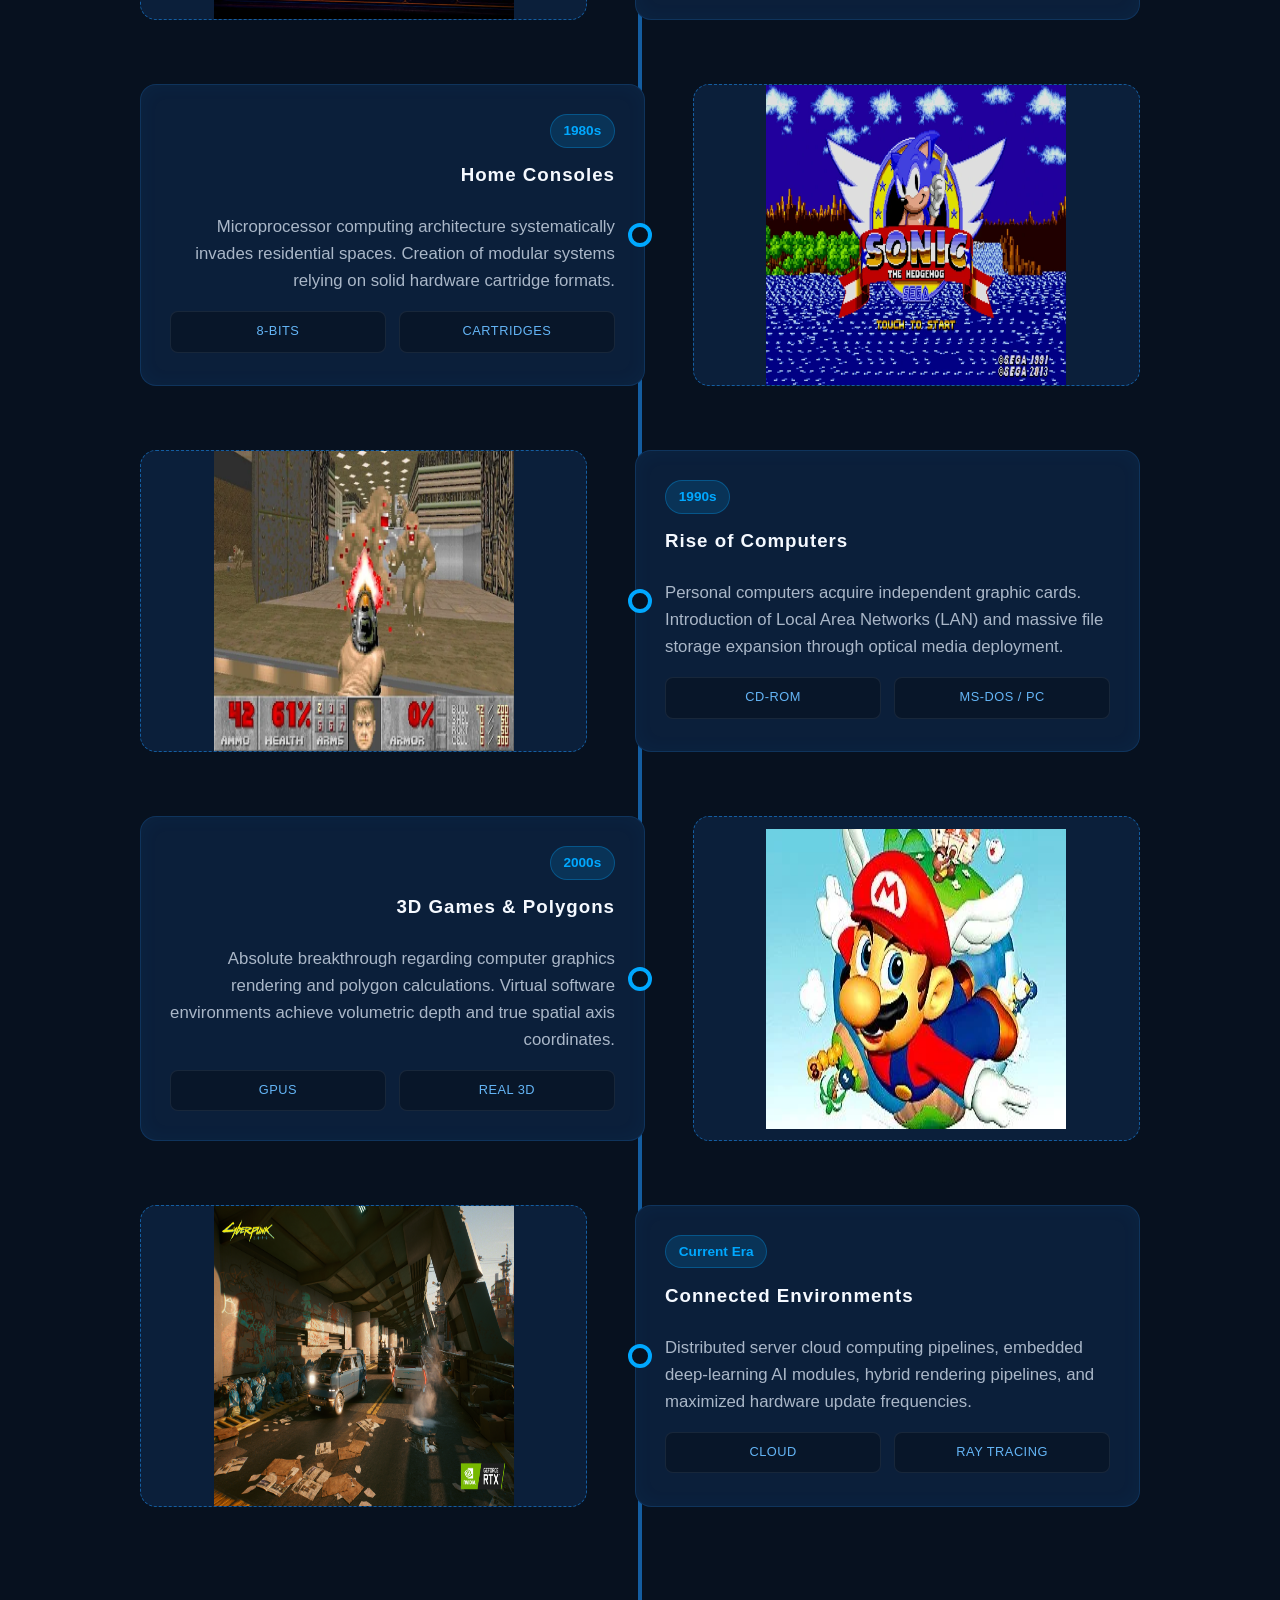
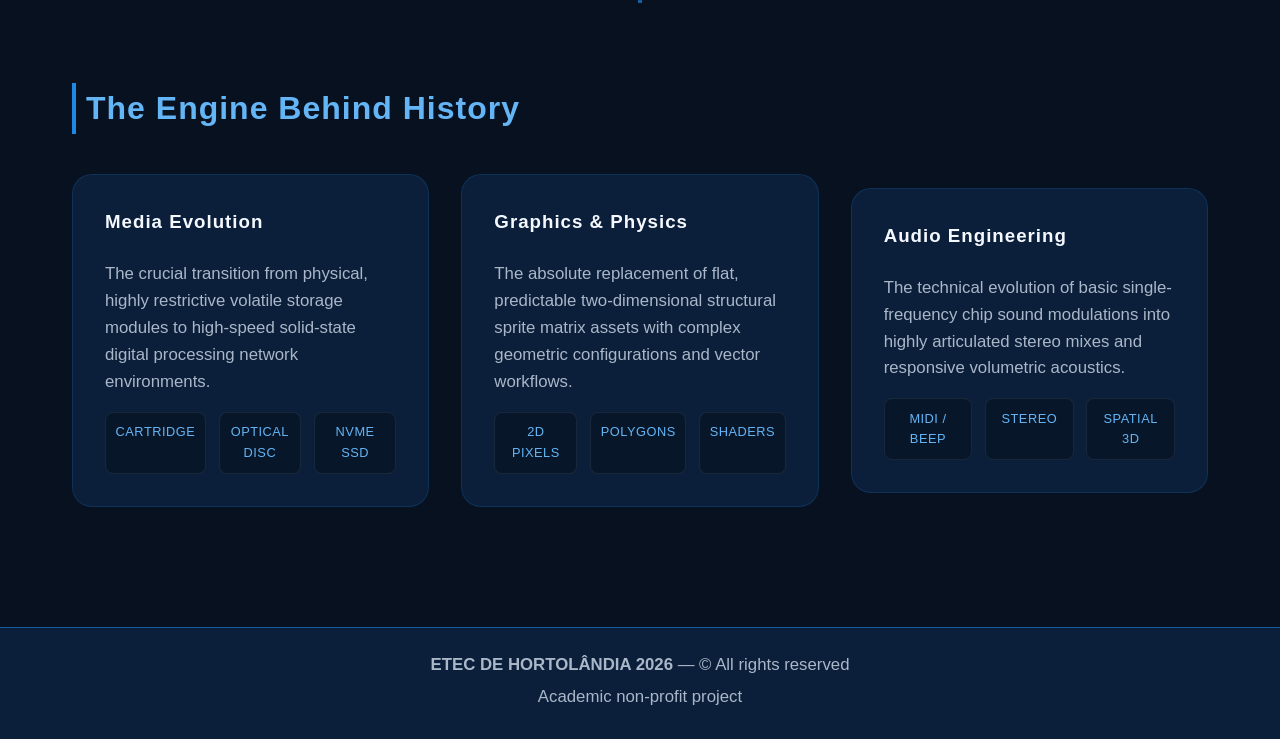
<file: portasopen2.0/en/sobre.html>
<!DOCTYPE html>
<html lang="en">

<head>
    <meta charset="UTF-8">
    <meta name="viewport" content="width=device-width, initial-scale=1.0">
    <title>The Evolution of Games - About</title>
    <link rel="icon" type="image/jpg" href="../img/icon.jpg">
    <link rel="stylesheet" href="../style.css">
</head>

<body>
    <header>
        <div class="nav-container">
            <a style="margin-right: 20px;" href="index.html" class="logo">GAME<span>EVO</span></a>
            <nav>
                <ul class="nav-menu">
                    <li>
                        <a href="index.html" class="nav-link">Home</a>
                    </li>
                    <li>
                        <a href="#" class="nav-link active">About</a>
                    </li>
                    <li>
                        <a href="aplicacoes.html" class="nav-link">Applications</a>
                    </li>
                    <li>
                        <a href="bibliografia.html" class="nav-link">Bibliography</a>
                    </li>
                    <li class="dropdown">
                        <a href="#" class="nav-link">Credits</a>
                        <ul class="dropdown-menu">
                            <li>
                                <a href="orientadores.html">Advisors</a>
                            </li>
                            <li>
                                <a href="desenvolvedores.html">Developers</a>
                            </li>
                        </ul>
                    </li>
                    <li>
                        <a href="contato.html" class="nav-link">Contact</a>
                    </li>
                    <li class="lang">
                        <a href="../pt/sobre.html" class="nav-link">
                            <img src="../img/pt.webp" width="50%"></a>
                    </li>
                    <li class="lang">
                        <a href="#" class="nav-link active">
                            <img src="../img/en.png" width="50%"></a>
                    </li>
                </ul>
            </nav>
            <button class="menu-toggle" aria-label="Abrir menu">
                <span></span>
                <span></span>
                <span></span>
            </button>
        </div>
    </header>
    <main>
        <section class="card" style="margin-bottom: 3rem;">
            <h2>History & Technology</h2>
            <p>The journey of electronic games transformed laboratory experiments into one of the most profitable and
                artistically rich entertainment industries on the planet. Come explore this timeline filled with
                innovation, engaging narratives, and remarkable digital breakthroughs.</p>
        </section>
        <div class="grid-container">
            <div class="card">
                <h3>First Steps</h3>
                <p>From the birth of oscilloscopes to the very first computer codes. The early days represented pure
                    hardware and mathematical structure challenges.</p>
            </div>
            <div class="card">
                <h3>Arcades & Consoles</h3>
                <p>The consolidation of the physical and digital entertainment market. Innovative level designs and the
                    first iconic 8-bit soundtracks.</p>
            </div>
            <div class="card">
                <h3>New Generations</h3>
                <p>The arrival of photorealism, complex game engines (Unreal/Unity), adaptive AI, and massive online
                    games in real time.</p>
                <div class="sub-box-container">
                </div>
            </div>
        </div>
    </main>
    <main>

        </div>
        <h2 style="text-align: center; margin-bottom: 3rem;">Transmedia Timeline</h2>
        <div class="game-timeline">
            <div class="game-timeline-item game-left">
                <div class="timeline-content">
                    <span class="timeline-badge">1950 - 1960</span>
                    <h3>Early Experiments</h3>
                    <p>The emergence of games in academic environments and research laboratories, focused on testing the
                        capabilities of primitive computing devices and massive corporate mainframes.</p>
                    <div class="sub-box-container">
                        <div class="sub-box">Oscilloscopes</div>
                        <div class="sub-box">Mainframes</div>
                    </div>
                </div>
                <div class="timeline-external-img"><img src="../img/tennisfortwo.jpg" width="300" height="300">️</div>
            </div>
            <div class="game-timeline-item game-right">
                <div class="timeline-content">
                    <span class="timeline-badge">1970s</span>
                    <h3>The Arcade Era</h3>
                    <p>Arcade cabinets conquer public spaces worldwide. Commercial engineering heavily focused on
                        dedicated solid-state circuits and physical tokens per match.</p>
                    <div class="sub-box-container">
                        <div class="sub-box">Arcades</div>
                        <div class="sub-box">Tokens</div>
                    </div>
                </div>
                <div class="timeline-external-img"><img src="../img/pacman.jpg" width="300" height="300"></div>
            </div>
            <div class="game-timeline-item game-left">
                <div class="timeline-content">
                    <span class="timeline-badge">1980s</span>
                    <h3>Home Consoles</h3>
                    <p>Microprocessor computing architecture systematically invades residential spaces. Creation of
                        modular systems relying on solid hardware cartridge formats.</p>
                    <div class="sub-box-container">
                        <div class="sub-box">8-Bits</div>
                        <div class="sub-box">Cartridges</div>
                    </div>
                </div>
                <div class="timeline-external-img"><img src="../img/sonic.webp" width="300" height="300"></div>
            </div>
            <div class="game-timeline-item game-right">
                <div class="timeline-content">
                    <span class="timeline-badge">1990s</span>
                    <h3>Rise of Computers</h3>
                    <p>Personal computers acquire independent graphic cards. Introduction of Local Area Networks (LAN)
                        and massive file storage expansion through optical media deployment.</p>
                    <div class="sub-box-container">
                        <div class="sub-box">CD-ROM</div>
                        <div class="sub-box">MS-DOS / PC</div>
                    </div>
                </div>
                <div class="timeline-external-img"><img src="../img/doom.webp" width="300" height="300"></div>
            </div>
            <div class="game-timeline-item game-left">
                <div class="timeline-content">
                    <span class="timeline-badge">2000s</span>
                    <h3>3D Games & Polygons</h3>
                    <p>Absolute breakthrough regarding computer graphics rendering and polygon calculations. Virtual
                        software environments achieve volumetric depth and true spatial axis coordinates.</p>
                    <div class="sub-box-container">
                        <div class="sub-box">GPUs</div>
                        <div class="sub-box">Real 3D</div>
                    </div>
                </div>
                <div class="timeline-external-img"><img src="../img/mario64.webp" width="300" height="300"></div>
            </div>
            <div class="game-timeline-item game-right">
                <div class="timeline-content">
                    <span class="timeline-badge">Current Era</span>
                    <h3>Connected Environments</h3>
                    <p>Distributed server cloud computing pipelines, embedded deep-learning AI modules, hybrid rendering
                        pipelines, and maximized hardware update frequencies.</p>
                    <div class="sub-box-container">
                        <div class="sub-box">Cloud</div>
                        <div class="sub-box">Ray Tracing</div>
                    </div>
                </div>
                <div class="timeline-external-img"><img src="../img/cyberpunk.jpg" width="300" height="300"></div>
            </div>
        </div>
        <h2 style="margin-top: 5rem; margin-bottom: 2.5rem;">The Engine Behind History</h2>
        <div class="grid-container">
            <div class="card" style="border-radius: 20px;">
                <h3>Media Evolution</h3>
                <p>The crucial transition from physical, highly restrictive volatile storage modules to high-speed
                    solid-state digital processing network environments.</p>
                <div class="sub-box-container">
                    <div class="sub-box">Cartridge</div>
                    <div class="sub-box">Optical Disc</div>
                    <div class="sub-box">NVMe SSD</div>
                </div>
            </div>
            <div class="card" style="border-radius: 20px;">
                <h3>Graphics & Physics</h3>
                <p>The absolute replacement of flat, predictable two-dimensional structural sprite matrix assets with
                    complex geometric configurations and vector workflows.</p>
                <div class="sub-box-container">
                    <div class="sub-box">2D Pixels</div>
                    <div class="sub-box">Polygons</div>
                    <div class="sub-box">Shaders</div>
                </div>
            </div>
            <div class="card" style="border-radius: 20px;">
                <h3>Audio Engineering</h3>
                <p>The technical evolution of basic single-frequency chip sound modulations into highly articulated
                    stereo mixes and responsive volumetric acoustics.</p>
                <div class="sub-box-container">
                    <div class="sub-box">Midi / Beep</div>
                    <div class="sub-box">Stereo</div>
                    <div class="sub-box">Spatial 3D</div>
                </div>
            </div>
        </div>
    </main>
    <footer style="margin-top: 5rem;">
        <a class="ancora" href="#"><img src="../img/seta.png" width="30" height="30"></a>
        <p><strong>ETEC DE HORTOLÂNDIA 2026</strong> — © All rights reserved</p>
        <p>Academic non-profit project</p>
    </footer>
    <script>
        document.querySelector('.menu-toggle').addEventListener('click', () => {
            document.querySelector('.menu-toggle').classList.toggle('active');
            document.querySelector('.nav-menu').classList.toggle('active');
        });
    </script>
</body>

</html>
</file>
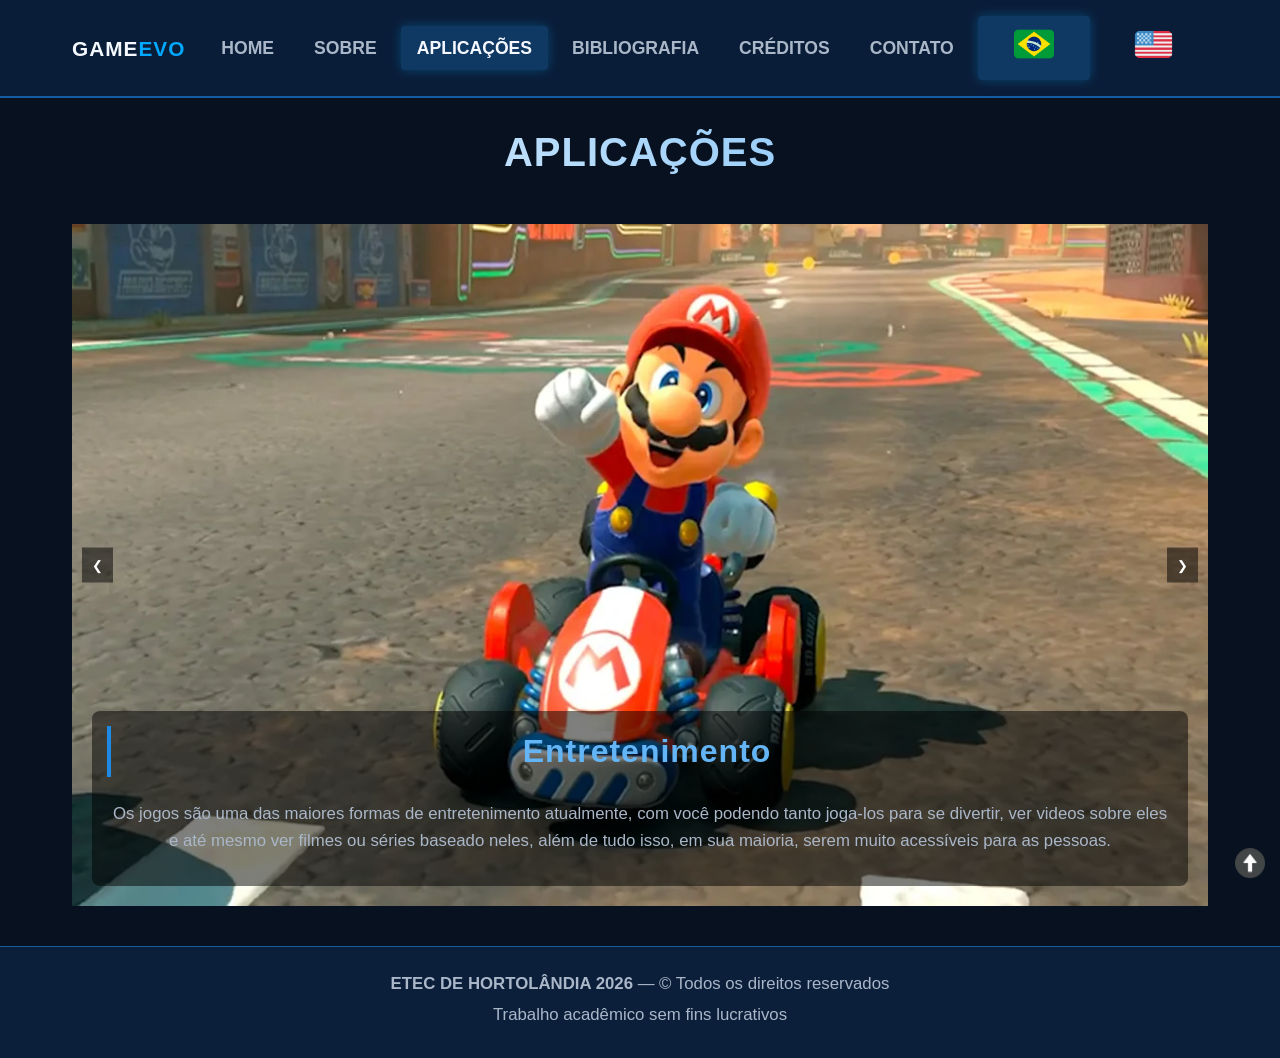
<file: portasopen2.0/pt/aplicacoes.html>
<!DOCTYPE html>
<html lang="pt-BR">

<head>
    <meta charset="UTF-8">
    <meta name="viewport" content="width=device-width, initial-scale=1.0">
    <title>A Evolução dos Games - Aplicações</title>
    <link rel="icon" type="image/jpg" href="../img/icon.jpg">
    <link rel="stylesheet" href="../style.css">
</head>

<body>
    <header>
        <div class="nav-container">
            <a style="margin-right: 20px;" href="../../index.html" class="logo">GAME<span>EVO</span></a>
            <nav>
                <ul class="nav-menu">
                    <li>
                        <a href="../../index.html" class="nav-link">Home</a>
                    </li>
                    <li>
                        <a href="sobre.html" class="nav-link">Sobre</a>
                    </li>
                    <li>
                        <a href="#" class="nav-link active">Aplicações</a>
                    </li>
                    <li>
                        <a href="bibliografia.html" class="nav-link">Bibliografia</a>
                    </li>
                    <li class="dropdown">
                        <a href="#" class="nav-link">Créditos</a>
                        <ul class="dropdown-menu">
                            <li>
                                <a href="orientadores.html">Orientadores</a>
                            </li>
                            <li>
                                <a href="desenvolvedores.html">Desenvolvedores</a>
                            </li>
                        </ul>
                    </li>
                    <li>
                        <a href="contato.html" class="nav-link">Contato</a>
                    </li>
                    <li class="lang">
                        <a href="#" class="nav-link active">
                            <img src="../img/pt.webp" width="50%"></a>
                    </li>
                    <li class="lang">
                        <a href="../en/aplicacoes.html" class="nav-link">
                            <img src="../img/en.png" width="50%"></a>
                    </li>
                </ul>
            </nav>
            <button class="menu-toggle" aria-label="Abrir menu">
                <span></span>
                <span></span>
                <span></span>
            </button>
        </div>
    </header>
    <main>
        <h1>APLICAÇÕES</h1>

        <div class="carousel">
            <div class="carousel-inner">
                <div class="carousel-item active">
                    <img src="../img/mariokart.webp" alt="Descrição da imagem 1">
                    <div class="carousel-caption">
                        <h2>Entretenimento</h2>
                        <p>Os jogos são uma das maiores formas de entretenimento atualmente, com você podendo tanto
                            joga-los para se divertir, ver videos sobre eles e até mesmo ver filmes ou séries baseado
                            neles, além de tudo isso, em sua maioria, serem muito acessíveis para as pessoas.</p>
                    </div>
                </div>
                <div class="carousel-item">
                    <img src="../img/mineeducation.avif" alt="Descrição da imagem 2">
                    <div class="carousel-caption">
                        <h2>Educação</h2>
                        <p>Os jogos podem ajudar na educação pois podem funcionar como ferramenta de desenvolvimento
                            cognitivo, estimulando raciocínio lógico, criatividade e resolução de problemas, habilidades
                            sociais, pois muitos jogos promovem a cooperação e respeito às regras e pode ajudar também o
                            engajamento, já que podem quebrar barreiras de resistência a conteúdos difíceis e capturar a
                            atenção do público de forma natural. Além de existir também muitos jogos focados apenas no
                            ensinamento de conteúdos escolares.</p>
                    </div>
                </div>
                <div class="carousel-item">
                    <img src="../img/interacao.jpg" alt="Descrição da imagem 2">
                    <div class="carousel-caption">
                        <h2>Interação</h2>
                        <p>Muitos jogos oferecem opções multi-jogadores, cobrando a interação dos jogadores com outros,
                            pelo mundo todo, de forma online, ou de forma local, podendo jogar com vários amigos em sua
                            casa, por exemplo. Nesse tipo de jogo, você pode jogar de forma cooperativa ou contra outras
                            pessoas.</p>
                    </div>
                </div>
            </div>
            <button class="carousel-control prev" onclick="mudarSlide(-1)">❮</button>
            <button class="carousel-control next" onclick="mudarSlide(1)">❯</button>
        </div>
    </main>
    <script>
        let indexAtual = 0;

        function mudarSlide(direcao) {
            const itens = document.querySelectorAll('.carousel-item');
            indexAtual += direcao;

            if (indexAtual >= itens.length) {
                indexAtual = 0;
            }
            if (indexAtual < 0) {
                indexAtual = itens.length - 1;
            }

            const deslocamento = -indexAtual * 100;
            document.querySelector('.carousel-inner').style.transform = `translateX(${deslocamento}%)`;
        }


        document.querySelector('.menu-toggle').addEventListener('click', () => {
            document.querySelector('.menu-toggle').classList.toggle('active');
            document.querySelector('.nav-menu').classList.toggle('active');
        });

    </script>
    <footer>
        <a class="ancora" href="#"><img src="../img/seta.png" width="30" height="30"></a>
        <p><strong>ETEC DE HORTOLÂNDIA 2026</strong> — © Todos os direitos reservados</p>
        <p>Trabalho acadêmico sem fins lucrativos</p>
    </footer>
</body>

</html>
</file>
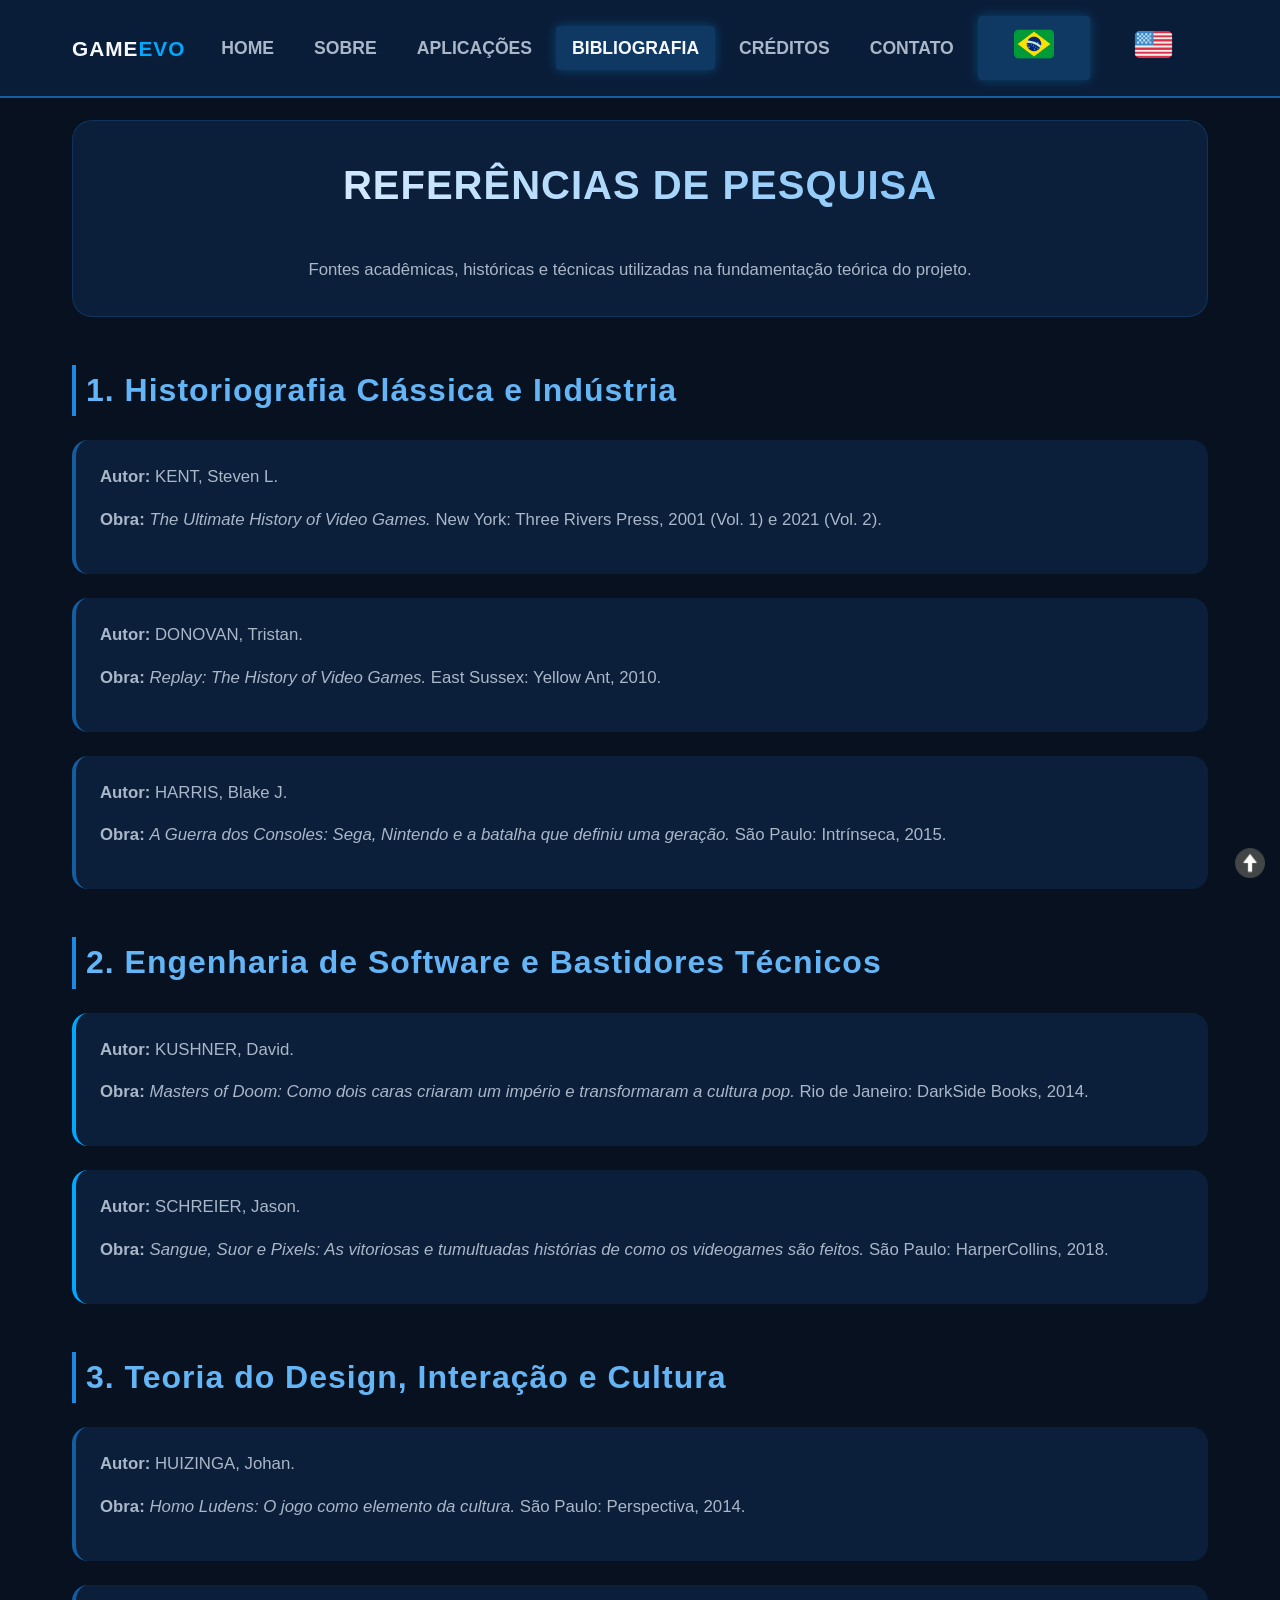
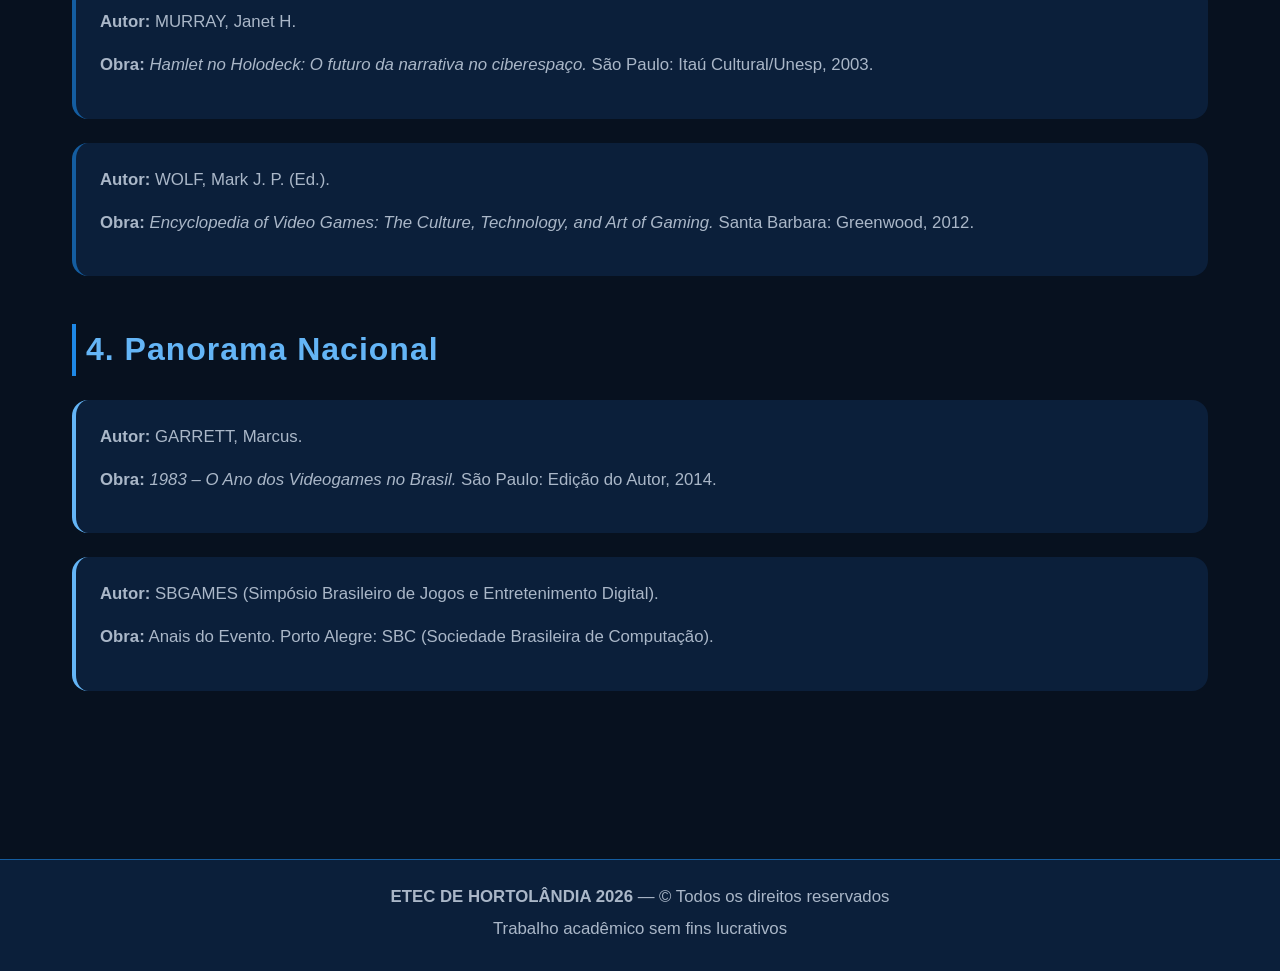
<file: portasopen2.0/pt/bibliografia.html>
<!DOCTYPE html>
<html lang="pt-BR">

<head>
    <meta charset="UTF-8">
    <meta name="viewport" content="width=device-width, initial-scale=1.0">
    <title>A Evolução dos Games - Bibliografia</title>
    <link rel="icon" type="image/jpg" href="../img/icon.jpg">
    <link rel="stylesheet" href="../style.css">
</head>

<body>
    <header>
        <div class="nav-container">
            <a style="margin-right: 20px;" href="../../index.html" class="logo">GAME<span>EVO</span></a>
            <nav>
                <ul class="nav-menu">
                    <li>
                        <a href="../../index.html" class="nav-link">Home</a>
                    </li>
                    <li>
                        <a href="sobre.html" class="nav-link">Sobre</a>
                    </li>
                    <li>
                        <a href="aplicacoes.html" class="nav-link">Aplicações</a>
                    </li>
                    <li>
                        <a href="#" class="nav-link active">Bibliografia</a>
                    </li>
                    <li class="dropdown">
                        <a href="#" class="nav-link">Créditos</a>
                        <ul class="dropdown-menu">
                            <li>
                                <a href="orientadores.html">Orientadores</a>
                            </li>
                            <li>
                                <a href="desenvolvedores.html">Desenvolvedores</a>
                            </li>
                        </ul>
                    </li>
                    <li>
                        <a href="contato.html" class="nav-link">Contato</a>
                    </li>
                    <li class="lang">
                        <a href="#" class="nav-link active">
                            <img src="../img/pt.webp" width="50%"></a>
                    </li>
                    <li class="lang">
                        <a href="../en/bibliografia.html" class="nav-link">
                            <img src="../img/en.png" width="50%"></a>
                    </li>
                </ul>
            </nav>
            <button class="menu-toggle" aria-label="Abrir menu">
                <span></span>
                <span></span>
                <span></span>
            </button>
        </div>
    </header>

    <main>
        <div class="p-box"
            style="background: var(--azul-escuro); padding: 2rem; border-radius: 20px; border: 1px solid rgba(30, 136, 229, 0.2); margin-bottom: 3rem;">
            <h1>REFERÊNCIAS DE PESQUISA</h1>
            <p style="text-align: center; max-width: 700px; margin: 0 auto;">Fontes acadêmicas, históricas e técnicas
                utilizadas na fundamentação teórica do projeto.</p>
        </div>

        <h2 style="margin-bottom: 1.5rem;">1. Historiografia Clássica e Indústria</h2>

        <div class="biblio-block" style="border-radius: 16px; margin-bottom: 1.5rem;">
            <p><strong>Autor:</strong> KENT, Steven L.</p>
            <p><strong>Obra:</strong> <em>The Ultimate History of Video Games.</em> New York: Three Rivers Press, 2001
                (Vol. 1) e 2021 (Vol. 2).</p>
        </div>

        <div class="biblio-block" style="border-radius: 16px; margin-bottom: 1.5rem;">
            <p><strong>Autor:</strong> DONOVAN, Tristan.</p>
            <p><strong>Obra:</strong> <em>Replay: The History of Video Games.</em> East Sussex: Yellow Ant, 2010.</p>
        </div>

        <div class="biblio-block" style="border-radius: 16px; margin-bottom: 3rem;">
            <p><strong>Autor:</strong> HARRIS, Blake J.</p>
            <p><strong>Obra:</strong> <em>A Guerra dos Consoles: Sega, Nintendo e a batalha que definiu uma
                    geração.</em> São Paulo: Intrínseca, 2015.</p>
        </div>

        <h2 style="margin-bottom: 1.5rem;">2. Engenharia de Software e Bastidores Técnicos</h2>

        <div class="biblio-block"
            style="border-radius: 16px; margin-bottom: 1.5rem; border-left-color: var(--azul-neon);">
            <p><strong>Autor:</strong> KUSHNER, David.</p>
            <p><strong>Obra:</strong> <em>Masters of Doom: Como dois caras criaram um império e transformaram a cultura
                    pop.</em> Rio de Janeiro: DarkSide Books, 2014.</p>
        </div>

        <div class="biblio-block"
            style="border-radius: 16px; margin-bottom: 3rem; border-left-color: var(--azul-neon);">
            <p><strong>Autor:</strong> SCHREIER, Jason.</p>
            <p><strong>Obra:</strong> <em>Sangue, Suor e Pixels: As vitoriosas e tumultuadas histórias de como os
                    videogames são feitos.</em> São Paulo: HarperCollins, 2018.</p>
        </div>

        <h2 style="margin-bottom: 1.5rem;">3. Teoria do Design, Interação e Cultura</h2>

        <div class="biblio-block" style="border-radius: 16px; margin-bottom: 1.5rem;">
            <p><strong>Autor:</strong> HUIZINGA, Johan.</p>
            <p><strong>Obra:</strong> <em>Homo Ludens: O jogo como elemento da cultura.</em> São Paulo: Perspectiva,
                2014.</p>
        </div>

        <div class="biblio-block" style="border-radius: 16px; margin-bottom: 1.5rem;">
            <p><strong>Autor:</strong> MURRAY, Janet H.</p>
            <p><strong>Obra:</strong> <em>Hamlet no Holodeck: O futuro da narrativa no ciberespaço.</em> São Paulo: Itaú
                Cultural/Unesp, 2003.</p>
        </div>

        <div class="biblio-block" style="border-radius: 16px; margin-bottom: 3rem;">
            <p><strong>Autor:</strong> WOLF, Mark J. P. (Ed.).</p>
            <p><strong>Obra:</strong> <em>Encyclopedia of Video Games: The Culture, Technology, and Art of Gaming.</em>
                Santa Barbara: Greenwood, 2012.</p>
        </div>

        <h2 style="margin-bottom: 1.5rem;">4. Panorama Nacional</h2>

        <div class="biblio-block"
            style="border-radius: 16px; margin-bottom: 1.5rem; border-left-color: var(--azul-claro);">
            <p><strong>Autor:</strong> GARRETT, Marcus.</p>
            <p><strong>Obra:</strong> <em>1983 – O Ano dos Videogames no Brasil.</em> São Paulo: Edição do Autor, 2014.
            </p>
        </div>

        <div class="biblio-block"
            style="border-radius: 16px; margin-bottom: 3rem; border-left-color: var(--azul-claro);">
            <p><strong>Autor:</strong> SBGAMES (Simpósio Brasileiro de Jogos e Entretenimento Digital).</p>
            <p><strong>Obra:</strong> Anais do Evento. Porto Alegre: SBC (Sociedade Brasileira de Computação).</p>
        </div>
    </main>
    <footer style="margin-top: 5rem;">
        <a class="ancora" href="#"><img src="../img/seta.png" width="30" height="30"></a>
        <p><strong>ETEC DE HORTOLÂNDIA 2026</strong> — © Todos os direitos reservados</p>
        <p>Trabalho acadêmico sem fins lucrativos</p>
    </footer>
    <script>
        document.querySelector('.menu-toggle').addEventListener('click', () => {
            document.querySelector('.menu-toggle').classList.toggle('active');
            document.querySelector('.nav-menu').classList.toggle('active');
        });
    </script>
</body>

</html>
</file>
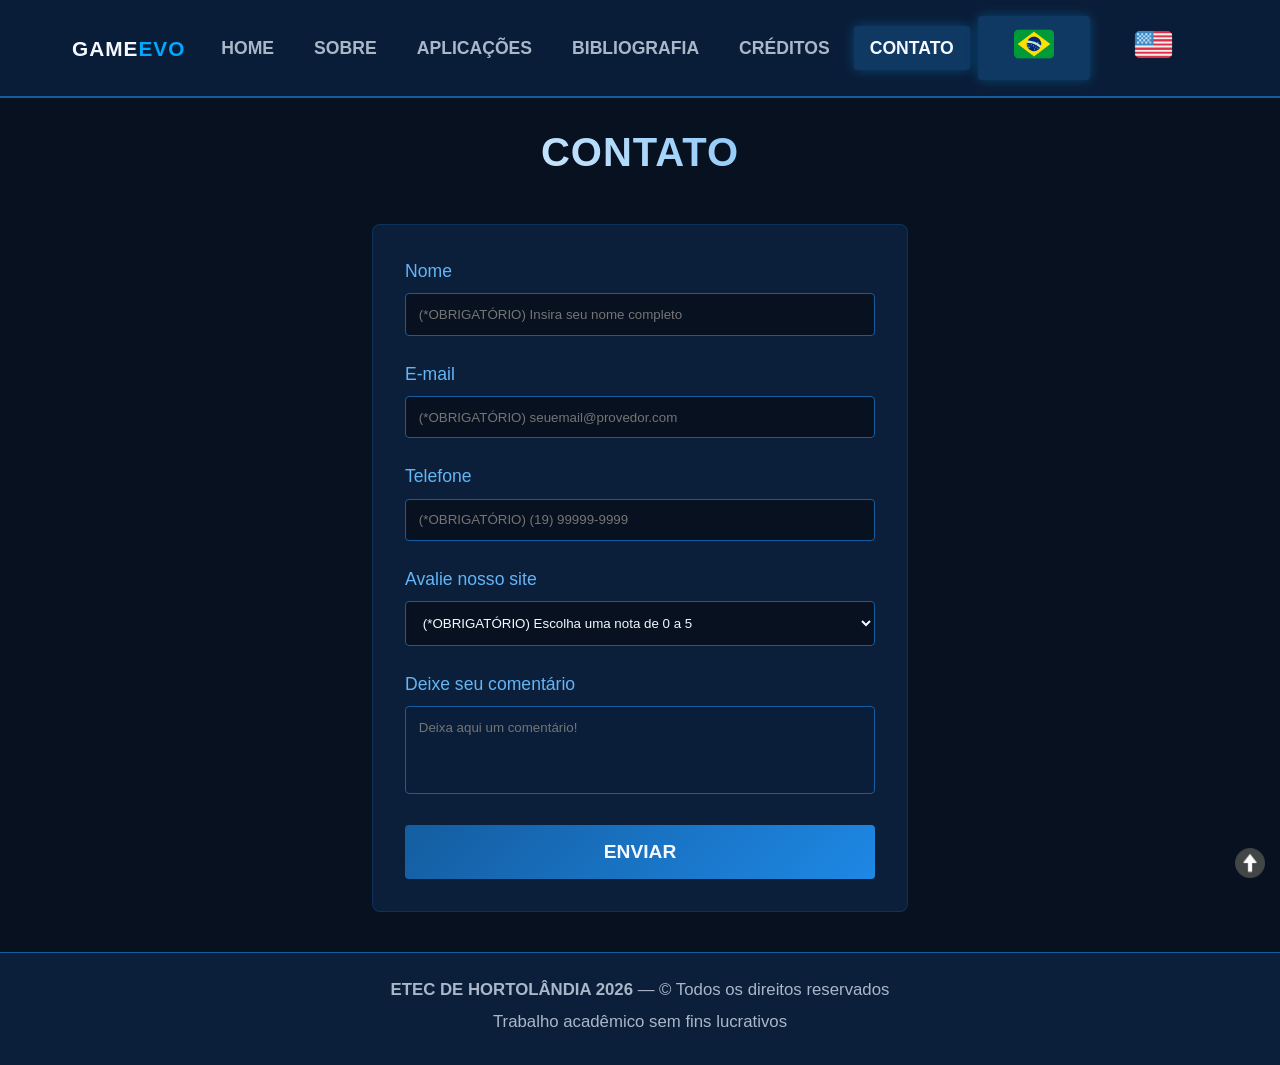
<file: portasopen2.0/pt/contato.html>
<!DOCTYPE html>
<html lang="pt-BR">

<head>
    <meta charset="UTF-8">
    <meta name="viewport" content="width=device-width, initial-scale=1.0">
    <title>A Evolução dos Games - Contato</title>
    <link rel="icon" type="image/jpg" href="../img/icon.jpg">
    <link rel="stylesheet" href="../style.css">
</head>

<body>
    <header>
        <div class="nav-container">
            <a style="margin-right: 20px;" href="../../index.html" class="logo">GAME<span>EVO</span></a>
            <nav>
                <ul class="nav-menu">
                    <li>
                        <a href="../../index.html" class="nav-link">Home</a>
                    </li>
                    <li>
                        <a href="sobre.html" class="nav-link">Sobre</a>
                    </li>
                    <li>
                        <a href="aplicacoes.html" class="nav-link">Aplicações</a>
                    </li>
                    <li>
                        <a href="bibliografia.html" class="nav-link">Bibliografia</a>
                    </li>
                    <li class="dropdown">
                        <a href="#" class="nav-link">Créditos</a>
                        <ul class="dropdown-menu">
                            <li>
                                <a href="orientadores.html">Orientadores</a>
                            </li>
                            <li>
                                <a href="desenvolvedores.html">Desenvolvedores</a>
                            </li>
                        </ul>
                    </li>
                    <li>
                        <a href="#" class="nav-link active">Contato</a>
                    </li>
                    <li class="lang">
                        <a href="#" class="nav-link active">
                            <img src="../img/pt.webp" width="50%"></a>
                    </li>
                    <li class="lang">
                        <a href="../en/contato.html" class="nav-link">
                            <img src="../img/en.png" width="50%"></a>
                    </li>
                </ul>
            </nav>
            <button class="menu-toggle" aria-label="Abrir menu">
                <span></span>
                <span></span>
                <span></span>
            </button>
        </div>
    </header>

    <main style="max-width: 600px;">
        <h1>CONTATO</h1>

        <form id="contactForm" onsubmit="return valContato(event)" class="card">
            <div class="form-group">
                <label for="nome">Nome</label>
                <input type="text" id="nome" class="form-control" required placeholder="(*OBRIGATÓRIO) Insira seu nome completo"
                    pattern="^[a-zA-ZáàâãéèêíïóôõöúçñÁÀÂÃÉÈÊÍÏÓÔÕÖÚÇÑ\s]+$">
            </div>

            <div class="form-group">
                <label for="email">E-mail</label>
                <input type="email" id="email" class="form-control" required placeholder="(*OBRIGATÓRIO) seuemail@provedor.com">
            </div>

            <div class="form-group">
                <label for="telefone">Telefone</label>
                <input type="tel" id="telefone" class="form-control" required pattern="[0-9\s\-\(\)\+]{10,15}"
                    placeholder="(*OBRIGATÓRIO) (19) 99999-9999">
            </div>

            <div class="form-group">
                <label for="avaliacao">Avalie nosso site</label>
                <select id="avaliacao" class="form-control" required style="background-color: var(--azul-profundo);">
                    <option value="" disabled selected>(*OBRIGATÓRIO) Escolha uma nota de 0 a 5</option>
                    <option value="0">0</option>
                    <option value="1">1</option>
                    <option value="2">2</option>
                    <option value="3">3</option>
                    <option value="4">4</option>
                    <option value="5">5</option>
                </select>
            </div>

            <div class="form-group">
                <label for="comentario">Deixe seu comentário</label>
                <textarea id="comentario" class="form-control" rows="4"
                    placeholder="Deixa aqui um comentário!"></textarea>
            </div>

            <button type="submit" class="btn-submit">Enviar</button>
        </form>
    </main>

    <footer>
        <a class="ancora" href="#"><img src="../img/seta.png" width="30" height="30"></a>
        <p><strong>ETEC DE HORTOLÂNDIA 2026</strong> — © Todos os direitos reservados</p>
        <p>Trabalho acadêmico sem fins lucrativos</p>
    </footer>

    <script>
        function valContato(e) {
            e.preventDefault();
            const n = document.getElementById('nome').value;
            const a = document.getElementById('avaliacao').value;
            if (n.trim().length < 3) {
                alert('Por favor, informe seu nome completo.');
                return false;
            }
            alert('Obrigado, ' + n + '! Sua avaliação ' + a + '/5 foi enviada com sucesso.');
            document.getElementById('contactForm').reset();
            return true;
        }
     
        document.querySelector('.menu-toggle').addEventListener('click', () => {
            document.querySelector('.menu-toggle').classList.toggle('active');
            document.querySelector('.nav-menu').classList.toggle('active');
        });
    </script>
</body>

</html>
</file>
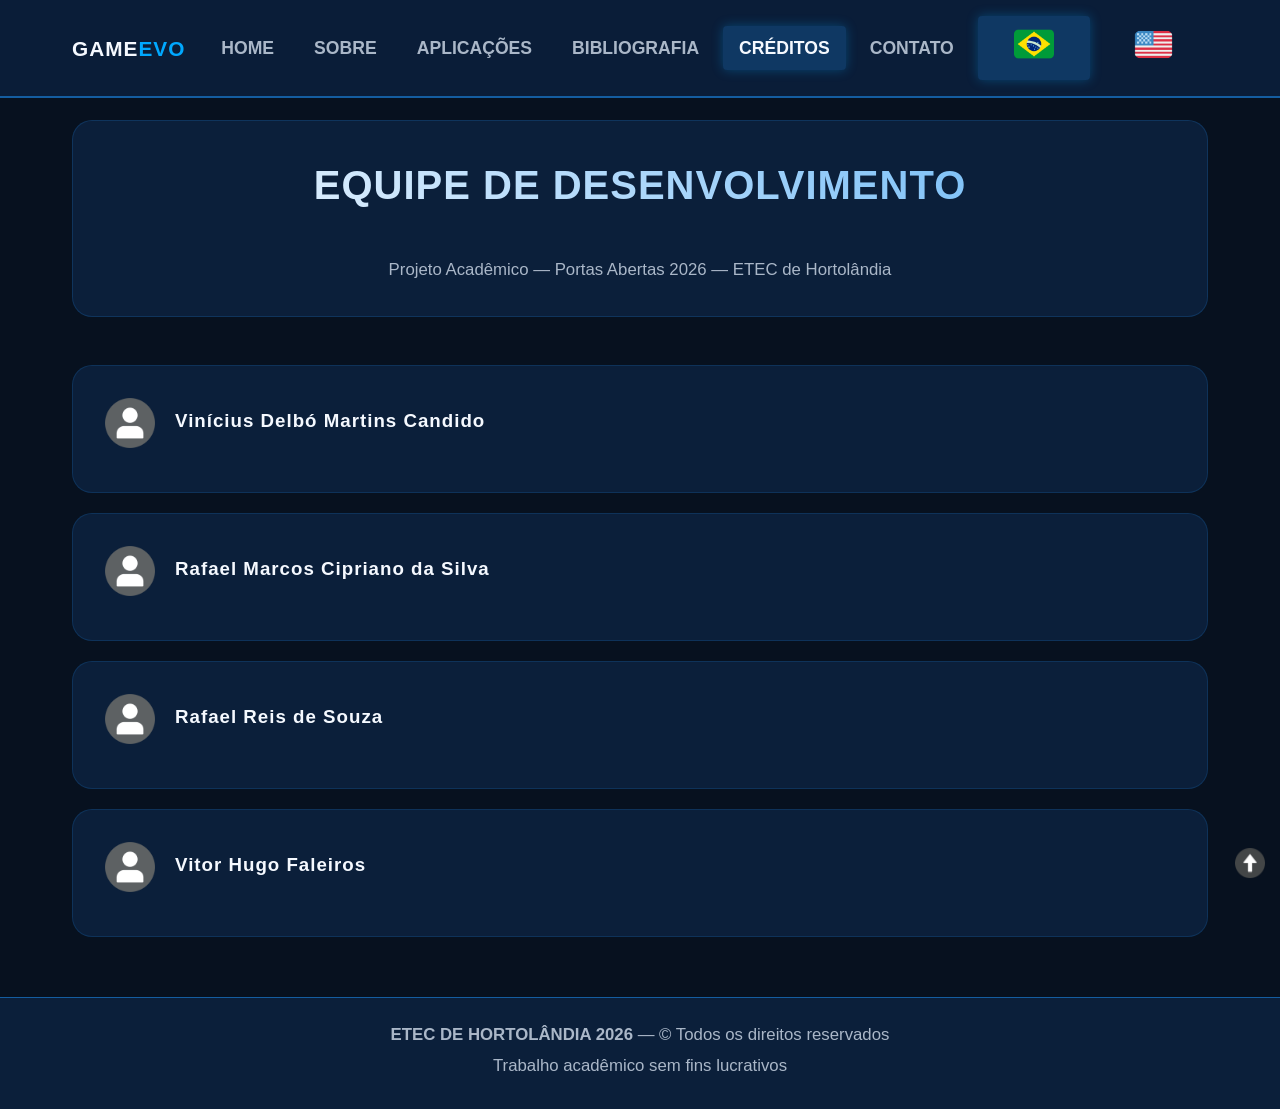
<file: portasopen2.0/pt/desenvolvedores.html>
<!DOCTYPE html>
<html lang="pt-BR">

<head>
    <meta charset="UTF-8">
    <meta name="viewport" content="width=device-width, initial-scale=1.0">
    <title>Créditos - Desenvolvedores</title>
    <link rel="icon" type="image/jpg" href="../img/icon.jpg">
    <link rel="stylesheet" href="../style.css">
</head>

<body>
    <header>
        <div class="nav-container">
            <a style="margin-right: 20px;" href="../../index.html" class="logo">GAME<span>EVO</span></a>
            <nav>
                <ul class="nav-menu">
                    <li>
                        <a href="../../index.html" class="nav-link">Home</a>
                    </li>
                    <li>
                        <a href="sobre.html" class="nav-link">Sobre</a>
                    </li>
                    <li>
                        <a href="aplicacoes.html" class="nav-link">Aplicações</a>
                    </li>
                    <li>
                        <a href="bibliografia.html" class="nav-link">Bibliografia</a>
                    </li>
                    <li class="dropdown">
                        <a href="#" class="nav-link active">Créditos</a>
                        <ul class="dropdown-menu">
                            <li>
                                <a href="orientadores.html">Orientadores</a>
                            </li>
                            <li>
                                <a href="#">Desenvolvedores</a>
                            </li>
                        </ul>
                    </li>
                    <li>
                        <a href="contato.html" class="nav-link">Contato</a>
                    </li>
                    <li class="lang">
                        <a href="#" class="nav-link active">
                            <img src="../img/pt.webp" width="50%"></a>
                    </li>
                    <li class="lang">
                        <a href="../en/desenvolvedores.html" class="nav-link">
                            <img src="../img/en.png" width="50%"></a>
                    </li>
                </ul>
            </nav>
            <button class="menu-toggle" aria-label="Abrir menu">
                <span></span>
                <span></span>
                <span></span>
            </button>
        </div>
    </header>

    <main>
        <div class="p-box"
            style="background: var(--azul-escuro); padding: 2rem; border-radius: 20px; border: 1px solid rgba(30, 136, 229, 0.2); margin-bottom: 3rem;">
            <h1>EQUIPE DE DESENVOLVIMENTO</h1>
            <p style="text-align: center; max-width: 700px; margin: 0 auto;">Projeto Acadêmico — Portas Abertas 2026 —
                ETEC de Hortolândia</p>
        </div>

        <div class="card-des" style="border-radius: 20px; text-align: center;">
            <div style="font-size: 3rem; margin-bottom: 0.5rem;"><img class="des" src="../img/icone.png" width="50"
                    height="50">
            </div>
            <h3 class="des">Vinícius Delbó Martins Candido</h3>
        </div>

        <div class="card-des" style="border-radius: 20px; text-align: center;">
            <div style="font-size: 3rem; margin-bottom: 0.5rem; "><img class="des" src="../img/icone.png" width="50"
                    height="50">
            </div>
            <h3 class="des">Rafael Marcos Cipriano da Silva</h3>
        </div>

        <div class="card-des" style="border-radius: 20px; text-align: center;">
            <div style="font-size: 3rem; margin-bottom: 0.5rem;"><img class="des" src="../img/icone.png" width="50"
                    height="50">
            </div>
            <h3 class="des">Rafael Reis de Souza</h3>
        </div>

        <div class="card-des" style="border-radius: 20px; text-align: center;">
            <div style="font-size: 3rem; margin-bottom: 0.5rem;"><img class="des" src="../img/icone.png" width="50"
                    height="50">
            </div>
            <h3 class="des">Vitor Hugo Faleiros</h3>
        </div>

    </main>
    <footer>
        <a class="ancora" href="#"><img src="../img/seta.png" width="30" height="30"></a>
        <p><strong>ETEC DE HORTOLÂNDIA 2026</strong> — © Todos os direitos reservados</p>
        <p>Trabalho acadêmico sem fins lucrativos</p>
    </footer>
    <script>
        document.querySelector('.menu-toggle').addEventListener('click', () => {
            document.querySelector('.menu-toggle').classList.toggle('active');
            document.querySelector('.nav-menu').classList.toggle('active');
        });
    </script>
</body>

</html>
</file>
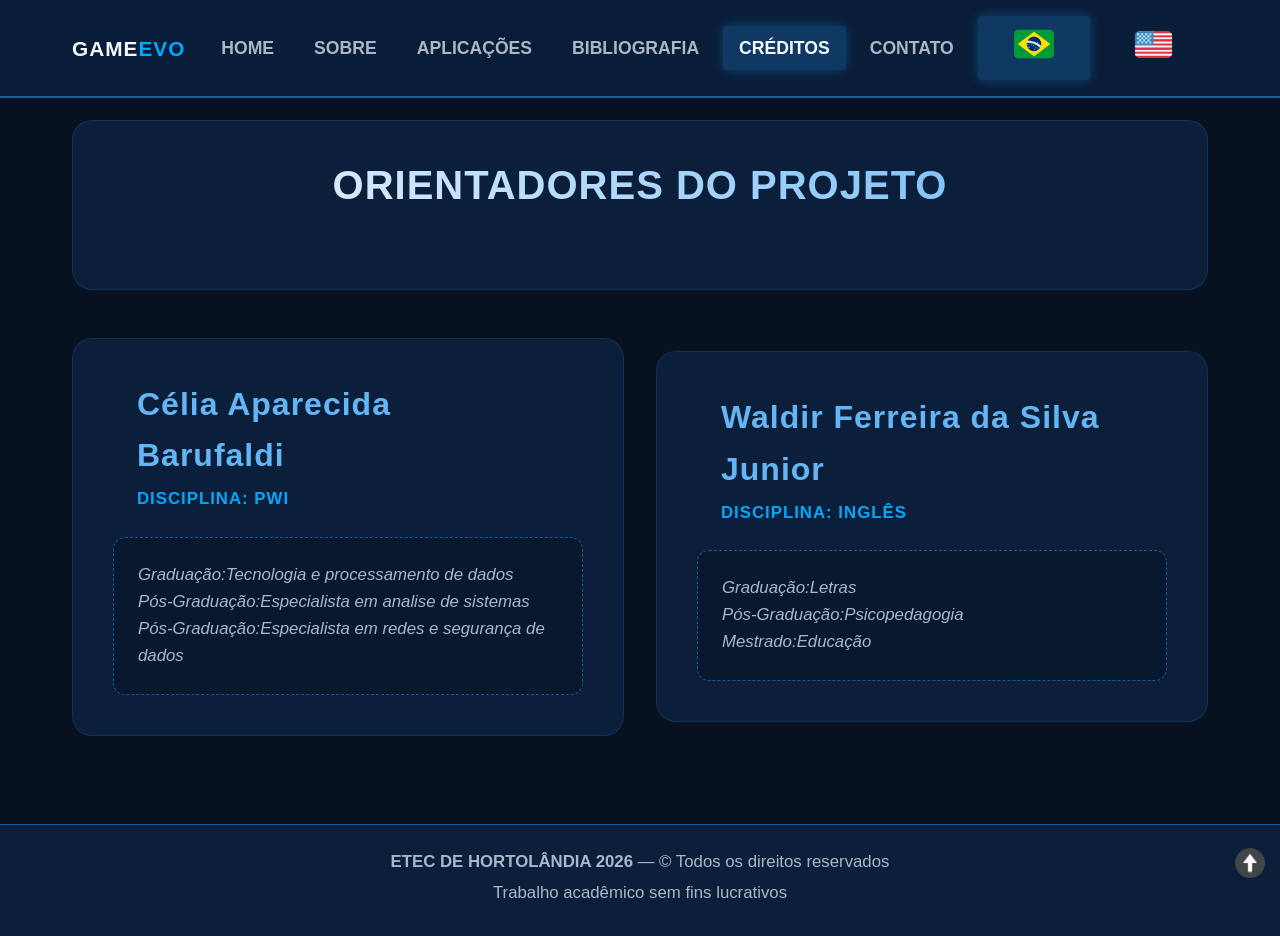
<file: portasopen2.0/pt/orientadores.html>
<!DOCTYPE html>
<html lang="pt-BR">

<head>
    <meta charset="UTF-8">
    <meta name="viewport" content="width=device-width, initial-scale=1.0">
    <title>Créditos - Orientadores</title>
    <link rel="icon" type="image/jpg" href="../img/icon.jpg">
    <link rel="stylesheet" href="../style.css">
</head>

<body>
    <header>
        <div class="nav-container">
            <a style="margin-right: 20px;" href="../../index.html" class="logo">GAME<span>EVO</span></a>
            <nav>
                <ul class="nav-menu">
                    <li>
                        <a href="../../index.html" class="nav-link">Home</a>
                    </li>
                    <li>
                        <a href="sobre.html" class="nav-link">Sobre</a>
                    </li>
                    <li>
                        <a href="aplicacoes.html" class="nav-link">Aplicações</a>
                    </li>
                    <li>
                        <a href="bibliografia.html" class="nav-link">Bibliografia</a>
                    </li>
                    <li class="dropdown">
                        <a href="#" class="nav-link active">Créditos</a>
                        <ul class="dropdown-menu">
                            <li>
                                <a href="#">Orientadores</a>
                            </li>
                            <li>
                                <a href="desenvolvedores.html">Desenvolvedores</a>
                            </li>
                        </ul>
                    </li>
                    <li>
                        <a href="contato.html" class="nav-link">Contato</a>
                    </li>
                    <li class="lang">
                        <a href="#" class="nav-link active">
                            <img src="../img/pt.webp" width="50%"></a>
                    </li>
                    <li class="lang">
                        <a href="../en/orientadores.html" class="nav-link">
                            <img src="../img/en.png" width="50%"></a>
                    </li>
                </ul>
            </nav>
            <button class="menu-toggle" aria-label="Abrir menu">
                <span></span>
                <span></span>
                <span></span>
            </button>
        </div>
    </header>
    <main>
        <div class="p-box"
            style="background: var(--azul-escuro); padding: 2rem; border-radius: 20px; border: 1px solid rgba(30, 136, 229, 0.2); margin-bottom: 3rem;">
            <h1>ORIENTADORES DO PROJETO</h1>
           
        </div>

        <div class="grid-container-c"
            style="grid-template-columns: repeat(auto-fit, minmax(450px, 1fr)); margin-bottom: 3rem;">
            <div class="card" style="border-radius: 20px; padding: 2.5rem;">
                <div style="display: flex; align-items: center; gap: 1.5rem; margin-bottom: 1.5rem;">
                    <div style="font-size: 3.5rem;"></div>
                    <div>
                        <h2 style="margin-bottom: 0.3rem; border: none; padding: 0;"> Célia Aparecida<br> Barufaldi</h2>
                        <p
                            style="font-family: var(--font-sub); color: var(--azul-neon); text-transform: uppercase; margin: 0; font-weight: bold; letter-spacing: 1px;">
                            Disciplina: PWI</p>
                    </div>
                </div>
                <div
                    style="border: 1px dashed var(--azul-medio); padding: 1.5rem; border-radius: 12px; background: rgba(7, 17, 31, 0.4);">
                    <p style="margin-bottom: 0; font-style: italic; text-align: left; color: var(--cinza-azulado);">
                       <n>Graduação:</n>Tecnologia e processamento de dados<br><n>Pós-Graduação:</n>Especialista em analise de sistemas<br><n>Pós-Graduação:</n>Especialista em redes e segurança de dados</p>
                </div>
            </div>
            <div class="card" style="border-radius: 20px; padding: 2.5rem;">
                <div style="display: flex; align-items: center; gap: 1.5rem; margin-bottom: 1.5rem;">
                    <div style="font-size: 3.5rem;"></div>
                    <div>
                        <h2 style="margin-bottom: 0.3rem; border: none; padding: 0;">  Waldir Ferreira da Silva Junior</h2>
                        <p
                            style="font-family: var(--font-sub); color: var(--azul-neon); text-transform: uppercase; margin: 0; font-weight: bold; letter-spacing: 1px;">
                            Disciplina: Inglês</p>
                    </div>
                </div>
                <div
                    style="border: 1px dashed var(--azul-medio); padding: 1.5rem; border-radius: 12px; background: rgba(7, 17, 31, 0.4);">
                    <p style="margin-bottom: 0; font-style: italic; text-align: left ;; color: var(--cinza-azulado);">
                      Graduação:</n>Letras<br><n>Pós-Graduação:</n>Psicopedagogia<br><n>Mestrado:</n>Educação</p>
                </div>
            </div>
        </div>
    </main>
    <footer>
        <a class="ancora" href="#"><img src="../img/seta.png" width="30" height="30"></a>
        <p><strong>ETEC DE HORTOLÂNDIA 2026</strong> — © Todos os direitos reservados</p>
        <p>Trabalho acadêmico sem fins lucrativos</p>
    </footer>
    <script>
        document.querySelector('.menu-toggle').addEventListener('click', () => {
            document.querySelector('.menu-toggle').classList.toggle('active');
            document.querySelector('.nav-menu').classList.toggle('active');
        });
    </script>
</body>

</html>
</file>
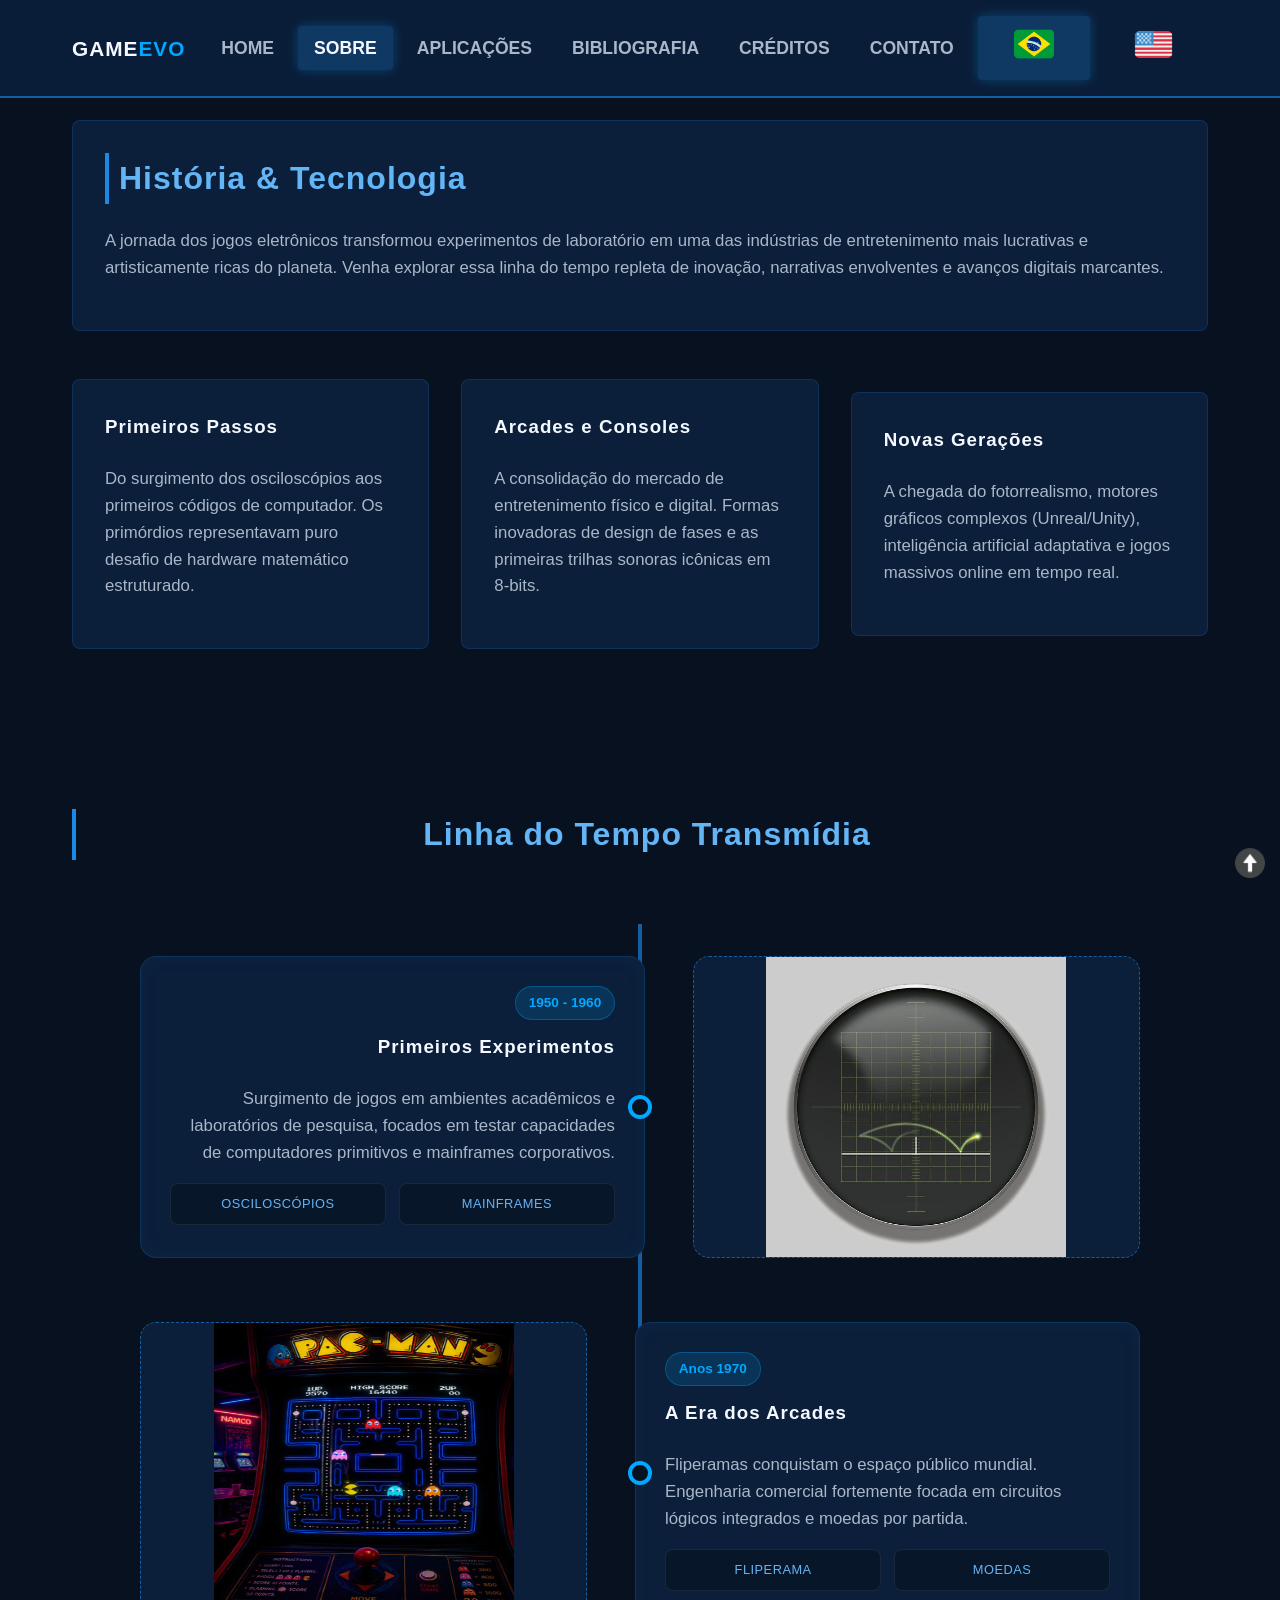
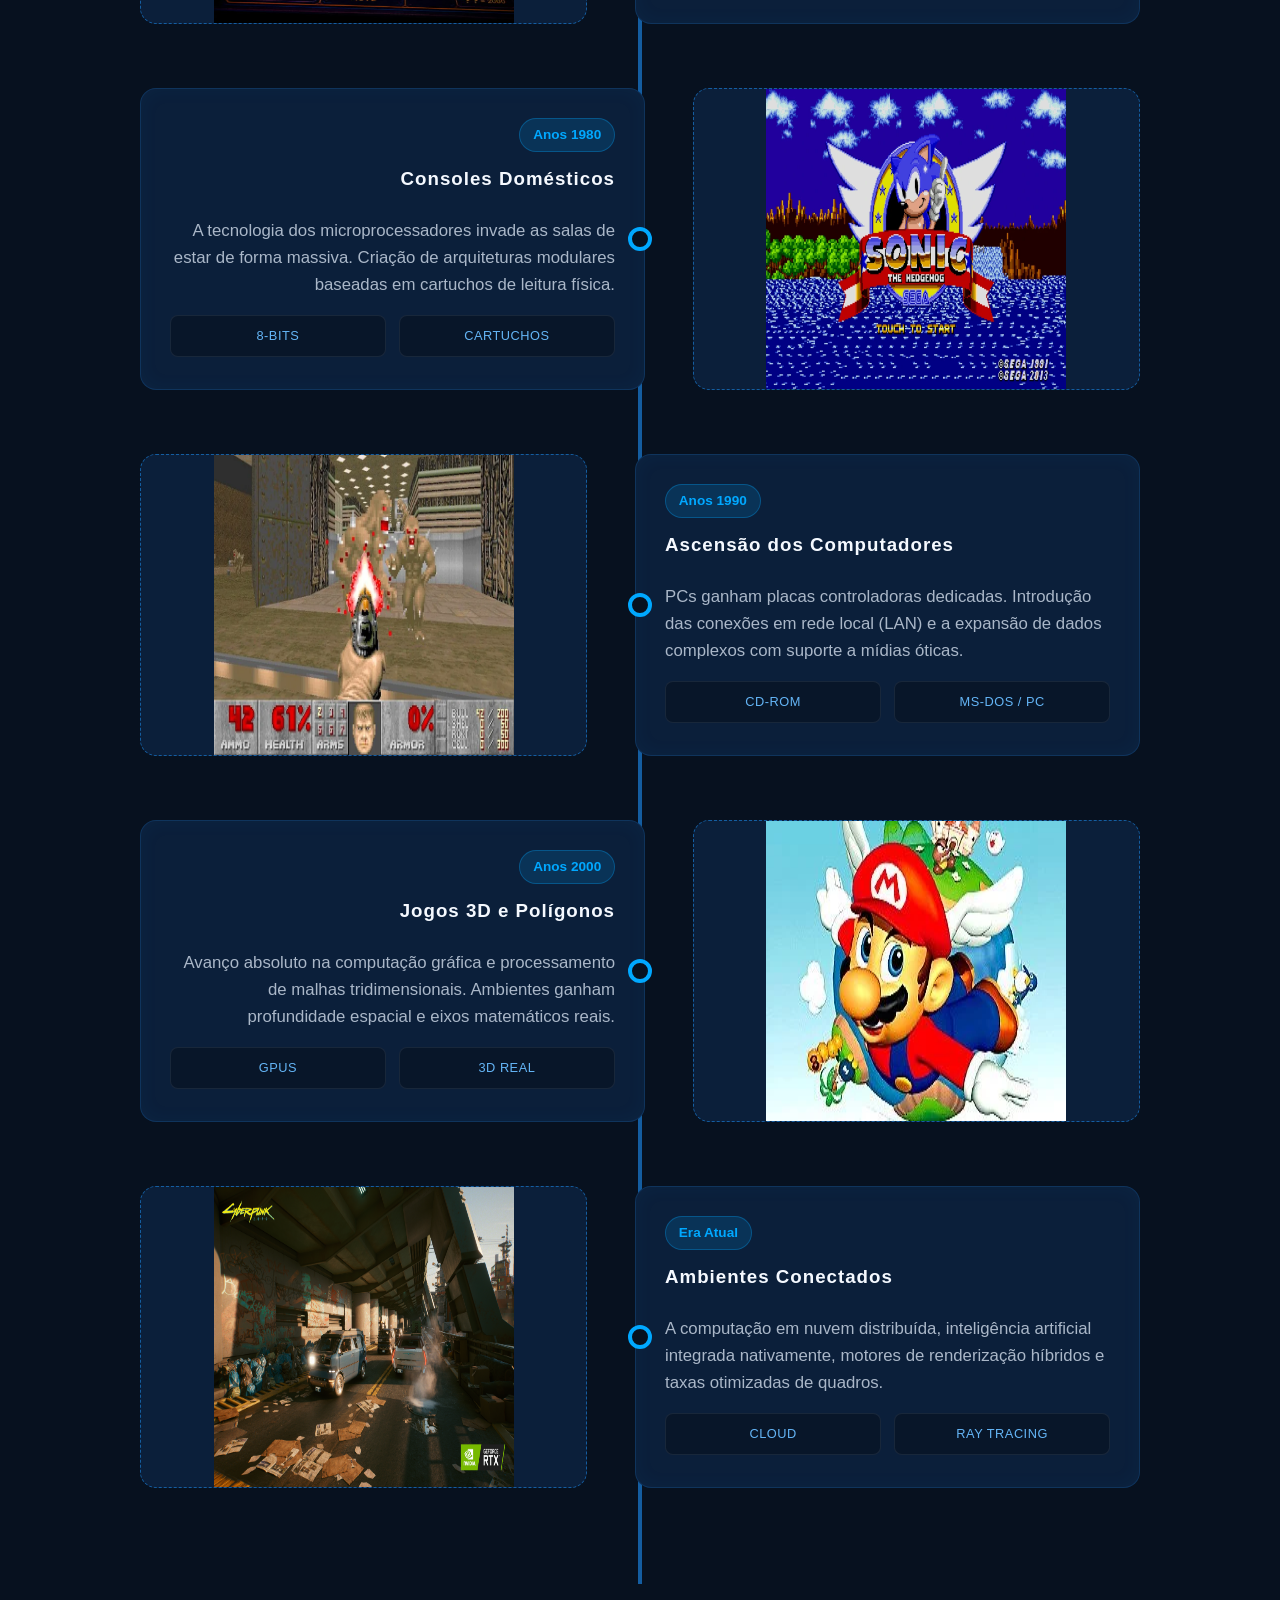
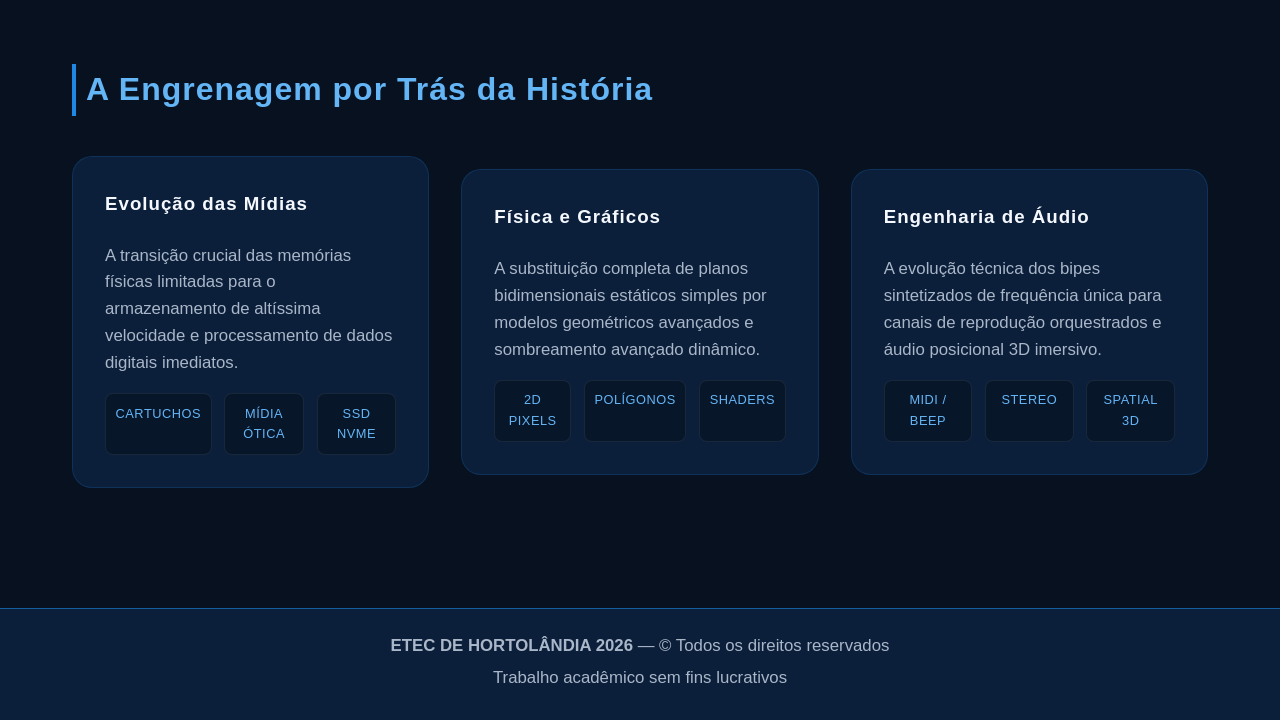
<file: portasopen2.0/pt/sobre.html>
<!DOCTYPE html>
<html lang="pt-BR">

<head>
    <meta charset="UTF-8">
    <meta name="viewport" content="width=device-width, initial-scale=1.0">
    <title>A Evolução dos Games - Sobre</title>
    <link rel="icon" type="image/jpg" href="../img/icon.jpg">
    <link rel="stylesheet" href="../style.css">
</head>

<body>
     <header>
        <div class="nav-container">
            <a style="margin-right: 20px;" href="../../index.html" class="logo">GAME<span>EVO</span></a>
            <nav>
                <ul class="nav-menu">
                    <li>
                        <a href="../../index.html" class="nav-link">Home</a>
                    </li>
                    <li>
                        <a href="#" class="nav-link active">Sobre</a>
                    </li>
                    <li>
                        <a href="aplicacoes.html" class="nav-link">Aplicações</a>
                    </li>
                    <li>
                        <a href="bibliografia.html" class="nav-link">Bibliografia</a>
                    </li>
                    <li class="dropdown">
                        <a href="#" class="nav-link">Créditos</a>
                        <ul class="dropdown-menu">
                            <li>
                                <a href="orientadores.html">Orientadores</a>
                            </li>
                            <li>
                                <a href="desenvolvedores.html">Desenvolvedores</a>
                            </li>
                        </ul>
                    </li>
                    <li>
                        <a href="contato.html" class="nav-link">Contato</a>
                    </li>
                    <li class="lang">
                        <a href="#" class="nav-link active">
                            <img src="../img/pt.webp" width="50%"></a>
                    </li>
                    <li class="lang">
                        <a href="../en/sobre.html" class="nav-link">
                            <img src="../img/en.png" width="50%"></a>
                    </li>
                </ul>
            </nav>
            <button class="menu-toggle" aria-label="Abrir menu">
                <span></span>
                <span></span>
                <span></span>
            </button>
        </div>
    </header>
    <main>
        <section class="card" style="margin-bottom: 3rem;">
            <h2>História & Tecnologia</h2>
            <p>A jornada dos jogos eletrônicos transformou experimentos de laboratório em uma das indústrias de
                entretenimento mais lucrativas e artisticamente ricas do planeta. Venha explorar essa linha do tempo
                repleta de inovação, narrativas envolventes e avanços digitais marcantes.</p>
        </section>
        <div class="grid-container">
            <div class="card">
                <h3>Primeiros Passos</h3>
                <p>Do surgimento dos osciloscópios aos primeiros códigos de computador. Os primórdios representavam puro
                    desafio de hardware matemático estruturado.</p>
            </div>
            <div class="card">
                <h3>Arcades e Consoles</h3>
                <p>A consolidação do mercado de entretenimento físico e digital. Formas inovadoras de design de fases e
                    as primeiras trilhas sonoras icônicas em 8-bits.</p>
            </div>
            <div class="card">
                <h3>Novas Gerações</h3>
                <p>A chegada do fotorrealismo, motores gráficos complexos (Unreal/Unity), inteligência artificial
                    adaptativa e jogos massivos online em tempo real.</p>
            </div>
        </div>
    </main>

    <main>
        <h2 style="text-align: center; margin-bottom: 3rem;">Linha do Tempo Transmídia</h2>
        <div class="game-timeline">
            <div class="game-timeline-item game-left">
                <div class="timeline-content">
                    <span class="timeline-badge">1950 - 1960</span>
                    <h3>Primeiros Experimentos</h3>
                    <p>Surgimento de jogos em ambientes acadêmicos e laboratórios de pesquisa, focados em testar
                        capacidades de computadores primitivos e mainframes corporativos.</p>
                    <div class="sub-box-container">
                        <div class="sub-box">Osciloscópios</div>
                        <div class="sub-box">Mainframes</div>
                    </div>
                </div>
                <div class="timeline-external-img"><img src="../img/tennisfortwo.jpg" width="300" height="300">
                </div>
            </div>
            <div class="game-timeline-item game-right">
                <div class="timeline-content">
                    <span class="timeline-badge">Anos 1970</span>
                    <h3>A Era dos Arcades</h3>
                    <p>Fliperamas conquistam o espaço público mundial. Engenharia comercial fortemente focada em
                        circuitos lógicos integrados e moedas por partida.</p>
                    <div class="sub-box-container">
                        <div class="sub-box">Fliperama</div>
                        <div class="sub-box">Moedas</div>
                    </div>
                </div>
                <div class="timeline-external-img"><img src="../img/pacman.jpg" width="300" height="300"></div>
            </div>
            <div class="game-timeline-item game-left">
                <div class="timeline-content">
                    <span class="timeline-badge">Anos 1980</span>
                    <h3>Consoles Domésticos</h3>
                    <p>A tecnologia dos microprocessadores invade as salas de estar de forma massiva. Criação de
                        arquiteturas modulares baseadas em cartuchos de leitura física.</p>
                    <div class="sub-box-container">
                        <div class="sub-box">8-Bits</div>
                        <div class="sub-box">Cartuchos</div>
                    </div>
                </div>
                <div class="timeline-external-img"><img src="../img/sonic.webp" width="300" height="300"></div>
            </div>
            <div class="game-timeline-item game-right">
                <div class="timeline-content">
                    <span class="timeline-badge">Anos 1990</span>
                    <h3>Ascensão dos Computadores</h3>
                    <p>PCs ganham placas controladoras dedicadas. Introdução das conexões em rede local (LAN) e a
                        expansão de dados complexos com suporte a mídias óticas.</p>
                    <div class="sub-box-container">
                        <div class="sub-box">CD-ROM</div>
                        <div class="sub-box">MS-DOS / PC</div>
                    </div>
                </div>
                <div class="timeline-external-img"><img src="../img/doom.webp" width="300" height="300"></div>
            </div>
            <div class="game-timeline-item game-left">
                <div class="timeline-content">
                    <span class="timeline-badge">Anos 2000</span>
                    <h3>Jogos 3D e Polígonos</h3>
                    <p>Avanço absoluto na computação gráfica e processamento de malhas tridimensionais. Ambientes
                        ganham profundidade espacial e eixos matemáticos reais.</p>
                    <div class="sub-box-container">
                        <div class="sub-box">GPUs</div>
                        <div class="sub-box">3D Real</div>
                    </div>
                </div>
                <div class="timeline-external-img"><img src="../img/mario64.webp" width="300" height="300"></div>
            </div>
            <div class="game-timeline-item game-right">
                <div class="timeline-content">
                    <span class="timeline-badge">Era Atual</span>
                    <h3>Ambientes Conectados</h3>
                    <p>A computação em nuvem distribuída, inteligência artificial integrada nativamente, motores de
                        renderização híbridos e taxas otimizadas de quadros.</p>
                    <div class="sub-box-container">
                        <div class="sub-box">Cloud</div>
                        <div class="sub-box">Ray Tracing</div>
                    </div>
                </div>
                <div class="timeline-external-img"><img src="../img/cyberpunk.jpg" width="300" height="300"></div>
            </div>
        </div>
        <h2 style="margin-top: 5rem; margin-bottom: 2.5rem;">A Engrenagem por Trás da História</h2>
        <div class="grid-container">
            <div class="card" style="border-radius: 20px;">
                <h3>Evolução das Mídias</h3>
                <p>A transição crucial das memórias físicas limitadas para o armazenamento de altíssima velocidade e
                    processamento de dados digitais imediatos.</p>
                <div class="sub-box-container">
                    <div class="sub-box">Cartuchos</div>
                    <div class="sub-box">Mídia Ótica</div>
                    <div class="sub-box">SSD NVMe</div>
                </div>
            </div>
            <div class="card" style="border-radius: 20px;">
                <h3>Física e Gráficos</h3>
                <p>A substituição completa de planos bidimensionais estáticos simples por modelos geométricos
                    avançados e sombreamento avançado dinâmico.</p>
                <div class="sub-box-container">
                    <div class="sub-box">2D Pixels</div>
                    <div class="sub-box">Polígonos</div>
                    <div class="sub-box">Shaders</div>
                </div>
            </div>
            <div class="card" style="border-radius: 20px;">
                <h3>Engenharia de Áudio</h3>
                <p>A evolução técnica dos bipes sintetizados de frequência única para canais de reprodução
                    orquestrados e áudio posicional 3D imersivo.</p>
                <div class="sub-box-container">
                    <div class="sub-box">Midi / Beep</div>
                    <div class="sub-box">Stereo</div>
                    <div class="sub-box">Spatial 3D</div>
                </div>
            </div>
        </div>
    </main>
    <footer style="margin-top: 5rem;">
        <a class="ancora" href="#"><img src="../img/seta.png" width="30" height="30"></a>
        <p><strong>ETEC DE HORTOLÂNDIA 2026</strong> — © Todos os direitos reservados</p>
        <p>Trabalho acadêmico sem fins lucrativos</p>
    </footer>
    <script>
        document.querySelector('.menu-toggle').addEventListener('click', () => {
            document.querySelector('.menu-toggle').classList.toggle('active');
            document.querySelector('.nav-menu').classList.toggle('active');
        });
    </script>
</body>

</html>
</file>
<file: portasopen2.0/style.css>
:root {
    --azul-profundo: #07111F;
    --azul-escuro: #0B1F3A;
    --azul-medio: #145DA0;
    --azul-vibrante: #1E88E5;
    --azul-claro: #64B5F6;
    --azul-neon: #00A8FF;
    --branco: #F5F9FF;
    --cinza-azulado: #AAB7C8;
    --font-header: 'Orbitron', sans-serif;
    --font-sub: 'Rajdhani', sans-serif;
    --font-body: 'Roboto', sans-serif;
    --transition: all 0.3s ease;
}

* {
    margin: 0;
    padding: 0;
    box-sizing: border-box;
    scrollbar-width: none;
    -ms-overflow-style: none;
}

*::-webkit-scrollbar {
    display: none;
}

html {
    scroll-behavior: smooth;
}

body {
    background-color: var(--azul-profundo);
    color: var(--branco);
    font-family: var(--font-body);
    line-height: 1.6;
    overflow-x: hidden;
    display: flex;
    flex-direction: column;
    min-height: 100vh;
}

header {
    background: rgba(11, 31, 58, 0.96);
    border-bottom: 2px solid var(--azul-medio);
    position: fixed;
    width: 100%;
    top: 0;
    z-index: 1000;
    backdrop-filter: blur(12px);
    -webkit-backdrop-filter: blur(12px);
}

.nav-container {
    max-width: 1200px;
    margin: 0 auto;
    display: flex;
    justify-content: space-between;
    align-items: center;
    padding: 1rem 2rem;
}

.logo {
    font-family: var(--font-header);
    font-size: 1.3rem;
    font-weight: bold;
    color: var(--branco);
    text-decoration: none;
    letter-spacing: 1px;
}

.logo span {
    color: var(--azul-neon);
}

nav {
    display: flex;
    align-items: center;
    gap: 1.5rem;
}

.nav-menu {
    display: flex;
    list-style: none;
    gap: 0.5rem;
    align-items: center;
}

.nav-menu li {
    position: relative;
}

.nav-link {
    font-family: var(--font-sub);
    color: var(--cinza-azulado);
    text-decoration: none;
    font-size: 1.1rem;
    font-weight: 600;
    text-transform: uppercase;
    text-align: center;
    padding: 0.5rem 1rem;
    border-radius: 4px;
    transition: var(--transition);
    display: block;
}

.nav-link:hover,
.nav-link.active,
.nav-menu li:hover>.nav-link {
    color: var(--branco) !important;
    background: rgba(30, 136, 229, 0.25) !important;
    box-shadow: 0 0 12px rgba(0, 168, 255, 0.3);
}

.dropdown-menu {
    display: none;
    position: absolute;
    top: 100%;
    left: 50%;
    transform: translateX(-50%);
    background: var(--azul-escuro);
    border: 1px solid var(--azul-medio);
    min-width: 200px;
    box-shadow: 0px 8px 24px rgba(7, 17, 31, 0.8);
    border-radius: 8px;
    padding: 0.5rem 0;
    z-index: 1100;
    margin-top: 5px;
}

.dropdown-menu::before {
    content: '';
    position: absolute;
    top: -6px;
    left: 50%;
    transform: translateX(-50%) rotate(45deg);
    width: 10px;
    height: 10px;
    background: var(--azul-escuro);
    border-left: 1px solid var(--azul-medio);
    border-top: 1px solid var(--azul-medio);
}

.dropdown-menu li {
    width: 100%;
}

.dropdown-menu li a {
    color: var(--cinza-azulado);
    padding: 0.7rem 1.2rem;
    text-decoration: none;
    display: block;
    font-family: var(--font-sub);
    font-size: 1rem;
    text-transform: uppercase;
    transition: var(--transition);
    text-align: center;
}

.dropdown-menu li a:hover {
    background: rgba(0, 168, 255, 0.15);
    color: var(--branco);
}

.nav-menu li:hover .dropdown-menu {
    display: block;
    animation: menuFade 0.2s ease-in-out;
}

@keyframes menuFade {
    from {
        opacity: 0;
        transform: translateX(-50%) translateY(5px);
    }
    to {
        opacity: 1;
        transform: translateX(-50%) translateY(0);
    }
}

main {
    max-width: 1200px;
    margin: 120px auto 40px auto;
    padding: 0 2rem;
    flex: 1;
    width: 100%;
}

h1, h2, h3 {
    font-family: var(--font-header);
    letter-spacing: 1px;
    margin-bottom: 1.5rem;
}

h1 {
    font-size: 2.5rem;
    text-align: center;
    background: linear-gradient(45deg, var(--branco), var(--azul-claro));
    -webkit-background-clip: text;
    -webkit-text-fill-color: transparent;
    margin-bottom: 2.5rem;
}

h2 {
    font-size: 2rem;
    color: var(--azul-claro);
    border-left: 4px solid var(--azul-vibrante);
    padding-left: 10px;
}

p {
    color: var(--cinza-azulado);
    margin-bottom: 1rem;
    font-size: 1.05rem;
}

.grid-container {
    display: grid;
    grid-template-columns: repeat(auto-fit, minmax(280px, 1fr));
    gap: 2rem;
    margin-top: 2rem;
    justify-items: center;
    align-items: center;
}

.grid-container img {
    transition: transform 0.3s ease-in-out;
    border-radius: 20px;
    width: 100%;
    max-width: 360px;
    aspect-ratio: 1 / 1;
    object-fit: cover;
    display: block;
    margin: 0 auto;
}

.grid-container img:hover {
    transform: scale(1.05);
    border-radius: 20px;
    transition-duration: 500ms;
}

.card {
    background: var(--azul-escuro);
    border: 1px solid rgba(20, 93, 160, 0.3);
    border-radius: 8px;
    padding: 2rem;
    transition: var(--transition);
    position: relative;
    overflow: hidden;
}
.grid-container-c {
    display: grid;
    grid-template-columns: repeat(auto-fit, minmax(280px, 1fr));
    gap: 2rem;
    margin-top: 2rem;
    justify-items: center;
    align-items: center;
}

.card::before {
    content: '';
    position: absolute;
    top: 0;
    left: 0;
    width: 100%;
    height: 3px;
    background: linear-gradient(90deg, transparent, var(--azul-neon), transparent);
    transform: translateX(-100%);
    transition: var(--transition);
}

.card:hover {
    transform: translateY(-5px);
    border-color: var(--azul-vibrante);
    box-shadow: 0 10px 20px rgba(7, 17, 31, 0.5), 0 0 15px rgba(0, 168, 255, 0.1);
}

.card:hover::before {
    transform: translateX(100%);
    transition: all 0.8s ease;
}

.card-des {
    background: var(--azul-escuro);
    border: 1px solid rgba(20, 93, 160, 0.3);
    border-radius: 8px;
    padding: 2rem;
    transition: var(--transition);
    margin-bottom: 20px;
    overflow: hidden;
    position: relative;
}

.card-des::before {
    content: '';
    position: absolute;
    top: 0;
    left: 0;
    width: 100%;
    height: 3px;
    background: linear-gradient(90deg, transparent, var(--azul-neon), transparent);
    transform: translateX(-100%);
    transition: var(--transition);
}

.card-des:hover {
    transform: translateY(-5px);
    border-color: var(--azul-vibrante);
    box-shadow: 0 10px 20px rgba(7, 17, 31, 0.5), 0 0 15px rgba(0, 168, 255, 0.1);
}

.card-des:hover::before {
    transform: translateX(100%);
    transition: all 0.8s ease;
}

.des {
    float: left;
    margin-right: 20px;
}

.timeline {
    position: relative;
    max-width: 800px;
    margin: 3rem auto;
    padding: 1rem;
}

.timeline::after {
    content: '';
    position: absolute;
    width: 4px;
    background-color: var(--azul-medio);
    top: 0;
    bottom: 0;
    left: 50%;
    margin-left: -2px;
}

.timeline-item {
    padding: 10px 40px;
    position: relative;
    background-color: inherit;
    width: 50%;
}

.timeline-item::after {
    content: '';
    position: absolute;
    width: 16px;
    height: 16px;
    right: -8px;
    background-color: var(--azul-profundo);
    border: 4px solid var(--azul-neon);
    top: 15px;
    border-radius: 50%;
    z-index: 1;
}

.left {
    left: 0;
}

.right {
    left: 50%;
}

.right::after {
    left: -8px;
}

.game-timeline {
    position: relative;
    max-width: 1000px;
    margin: 4rem auto;
    padding: 2rem 0;
}

.game-timeline::after {
    content: '';
    position: absolute;
    width: 4px;
    background-color: var(--azul-medio);
    top: 0;
    bottom: 0;
    left: 50%;
    transform: translateX(-50%);
    z-index: 1;
}

.game-timeline-item {
    position: relative;
    width: 100%;
    display: flex;
    align-items: stretch;
    gap: 3rem;
    margin-bottom: 4rem;
    z-index: 2;
}

.game-timeline-item::after {
    content: '';
    position: absolute;
    width: 16px;
    height: 16px;
    background-color: var(--azul-profundo);
    border: 4px solid var(--azul-neon);
    left: 50%;
    top: 50%;
    transform: translate(-50%, -50%);
    border-radius: 50%;
    z-index: 3;
}

.game-left {
    flex-direction: row;
}

.game-left .timeline-content {
    flex: 1;
    text-align: right;
}

.game-left .timeline-external-img {
    flex: 1;
    max-width: calc(50% - 1.5rem);
}

.game-right {
    flex-direction: row-reverse;
}

.game-right .timeline-content {
    flex: 1;
    text-align: left;
}

.game-right .timeline-external-img {
    flex: 1;
    max-width: calc(50% - 1.5rem);
}

.timeline-content {
    padding: 1.8rem;
    background: var(--azul-escuro);
    position: relative;
    border-radius: 16px;
    border: 1px solid rgba(30, 136, 229, 0.2);
    box-shadow: inset 0 0 20px rgba(30, 136, 229, 0.05);
}

.timeline-external-img {
    background: var(--azul-escuro);
    border: 1px dashed var(--azul-medio);
    border-radius: 16px;
    display: flex;
    justify-content: center;
    align-items: center;
    font-size: 3.5rem;
    color: rgba(255, 255, 255, 0.2);
    width: 100%;
}

.carousel {
    max-height: 1000px;
    position: relative;
    max-width: 1300px;
    margin: auto;
    overflow: hidden;
}

.carousel-inner {
    display: flex;
    transition: transform 0.5s ease-in-out;
}

.carousel-item {
    min-width: 100%;
    box-sizing: border-box;
    position: relative;
}

.carousel-item img {
    height: 100%;
    width: 100%;
    display: block;
}

.carousel-caption {
    position: absolute;
    bottom: 20px;
    left: 20px;
    right: 20px;
    background: rgba(0, 0, 0, 0.5);
    color: white;
    text-align: center;
    max-height: 40%;
    overflow-y: auto;
    padding: 15px;
    border-radius: 8px;
   
}


.carousel-control {
    position: absolute;
    top: 50%;
    transform: translateY(-50%);
    background-color: rgba(0, 0, 0, 0.5);
    color: white;
    border: none;
    padding: 10px;
    cursor: pointer;
}

.carousel-control.prev {
    left: 10px;
}

.carousel-control.next {
    right: 10px;
}

.form-group {
    margin-bottom: 1.5rem;
}

.form-group label {
    display: block;
    margin-bottom: 0.5rem;
    font-family: var(--font-sub);
    color: var(--azul-claro);
    font-size: 1.1rem;
}

.form-control {
    width: 100%;
    padding: 0.8rem;
    background: var(--azul-profundo);
    border: 1px solid var(--azul-medio);
    border-radius: 4px;
    color: var(--branco);
    font-family: var(--font-body);
    transition: var(--transition);
}

.form-control:focus {
    outline: none;
    border-color: var(--azul-neon);
    box-shadow: 0 0 8px rgba(0, 168, 255, 0.3);
}

textarea.form-control {
    resize: none;
    background: rgba(11, 31, 58, 0.6);
}

.btn-submit {
    background: linear-gradient(135deg, var(--azul-medio), var(--azul-vibrante));
    color: var(--branco);
    border: none;
    padding: 1rem 2rem;
    font-family: var(--font-sub);
    font-size: 1.2rem;
    font-weight: bold;
    text-transform: uppercase;
    border-radius: 4px;
    cursor: pointer;
    width: 100%;
    transition: var(--transition);
}

.btn-submit:hover {
    box-shadow: 0 0 15px var(--azul-neon);
}

.biblio-block {
    background: var(--azul-escuro);
    border-left: 4px solid var(--azul-medio);
    padding: 1.5rem;
    margin-bottom: 1.5rem;
    border-radius: 0 8px 8px 0;
}

.biblio-link {
    color: var(--azul-neon);
    text-decoration: none;
}

.biblio-link:hover {
    text-decoration: underline;
}

footer {
    background: var(--azul-escuro);
    border-top: 1px solid var(--azul-medio);
    padding: 1.5rem;
    text-align: center;
    font-size: 0.9rem;
    color: var(--cinza-azulado);
    width: 100%;
}

footer p {
    margin-bottom: 0.3rem;
}

.timeline-badge {
    display: inline-block;
    background: rgba(0, 168, 255, 0.15);
    color: var(--azul-neon);
    padding: 0.3rem 0.8rem;
    border-radius: 20px;
    font-family: var(--font-header);
    font-size: 0.85rem;
    font-weight: bold;
    margin-bottom: 0.8rem;
    border: 1px solid rgba(0, 168, 255, 0.3);
}

.sub-box-container {
    display: flex;
    gap: 0.8rem;
    margin-top: 1rem;
}

.sub-box {
    flex: 1;
    background: rgba(7, 17, 31, 0.6);
    border: 1px solid rgba(170, 183, 200, 0.1);
    border-radius: 8px;
    padding: 0.6rem;
    text-align: center;
    font-size: 0.8rem;
    font-family: var(--font-sub);
    color: var(--azul-claro);
    text-transform: uppercase;
    letter-spacing: 0.5px;
}

.p-box {
    border: 1px solid rgba(30, 136, 229, 0.2);
    background-color: #1f2f42;
    border-radius: 16px;
    margin-bottom: 10%;
}

.ancora {
    position: fixed;
    bottom: 15px;
    right: 15px;
}

.ancora img {
    transition: transform 0.3s ease-in-out;
}

.ancora img:hover {
    transform: scale(1.1);
    transition-duration: 500ms;
}

.menu-toggle {
    display: none;
    flex-direction: column;
    justify-content: space-between;
    width: 30px;
    height: 21px;
    background: transparent;
    border: none;
    cursor: pointer;
    z-index: 1100;
}

.menu-toggle span {
    width: 100%;
    height: 3px;
    background-color: var(--branco);
    border-radius: 2px;
    transition: var(--transition);
}

@media (max-width: 768px) {
    .menu-toggle {
        display: flex;
    }

    .menu-toggle.active span:nth-child(1) {
        transform: translateY(9px) rotate(45deg);
    }

    .menu-toggle.active span:nth-child(2) {
        opacity: 0;
    }

    .menu-toggle.active span:nth-child(3) {
        transform: translateY(-9px) rotate(-45deg);
    }

    .nav-menu {
        position: fixed;
        top: 0;
        right: -100%;
        width: 250px;
        height: 100vh;
        background: var(--azul-escuro);
        border-left: 2px solid var(--azul-medio);
        flex-direction: column;
        align-items: stretch;
        padding: 80px 1.5rem 2rem 1.5rem;
        transition: var(--transition);
        box-shadow: -5px 0 15px rgba(7, 17, 31, 0.5);
        display: flex;
    }

    .nav-menu.active {
        right: 0;
    }

    .nav-menu li {
        width: 100%;
    }

    .dropdown-menu {
        position: static;
        transform: none;
        width: 100%;
        background: rgba(7, 17, 31, 0.5);
        box-shadow: none;
        border: none;
        border-radius: 4px;
        margin-top: 5px;
    }

    .dropdown-menu::before {
        display: none;
    }

    .nav-menu li:hover .dropdown-menu {
        display: block;
        animation: none;
    }

    main {
        margin-top: 100px;
        padding: 0 1rem;
    }

    h1 {
        font-size: 1.8rem;
    }

    h2 {
        font-size: 1.5rem;
    }
    h3 {
        font-size: 1.5rem;
    }

    .grid-container {
        grid-template-columns: 1fr;
    }

    .grid-container img {
        width: 80vw;
        max-width: 300px;
    }
    .grid-container-c {
        grid-template-columns: 1fr !important;
    }

    .grid-container-c {
        grid-template-columns: 1fr;
    }

   

    .des {
        float: none;
        display: block;
        margin: 0 auto 15px auto;
        max-width: 150px;
    }

    .card-des {
        text-align: center;
    }

    .timeline::after {
        left: 31px;
    }

    .timeline-item {
        width: 100%;
        padding-left: 70px;
        padding-right: 25px;
    }

    .timeline-item::after {
        left: 23px;
    }

    .left, .right {
        left: 0;
    }

    .game-timeline::after {
        left: 20px;
        transform: none;
    }

    .game-timeline-item {
        flex-direction: column !important;
        align-items: center !important;
        gap: 1rem;
        padding-left: 50px;
        padding-right: 15px;
    }

    .game-timeline-item::after {
        left: 20px !important;
        top: 35px;
        transform: translateX(-50%);
    }

    .game-left .timeline-content,
    .game-right .timeline-content {
        text-align: left !important;
        width: 100%;
    }

    .game-left .timeline-external-img,
    .game-right .timeline-external-img {
        max-width: 100% !important;
        height: 180px;
    }

    .sub-box-container {
        flex-direction: column;
    }
}
</file>
